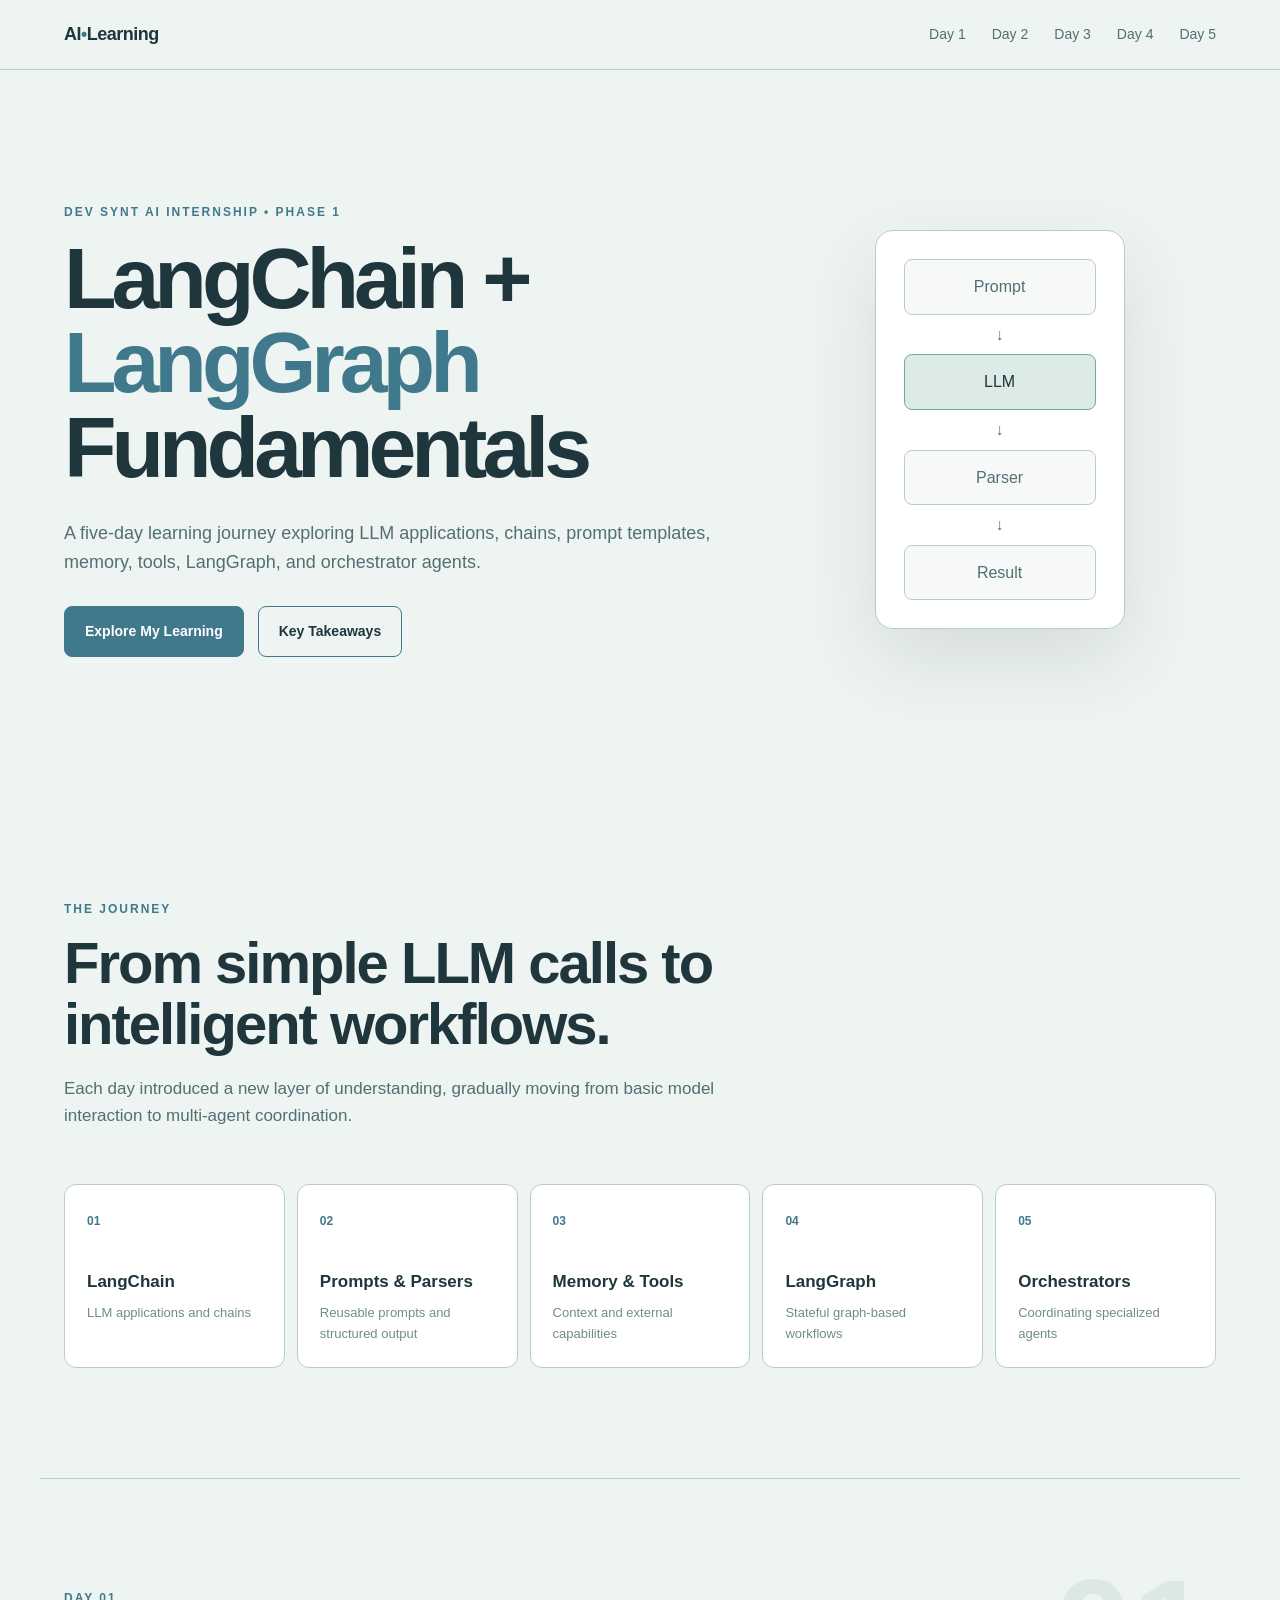
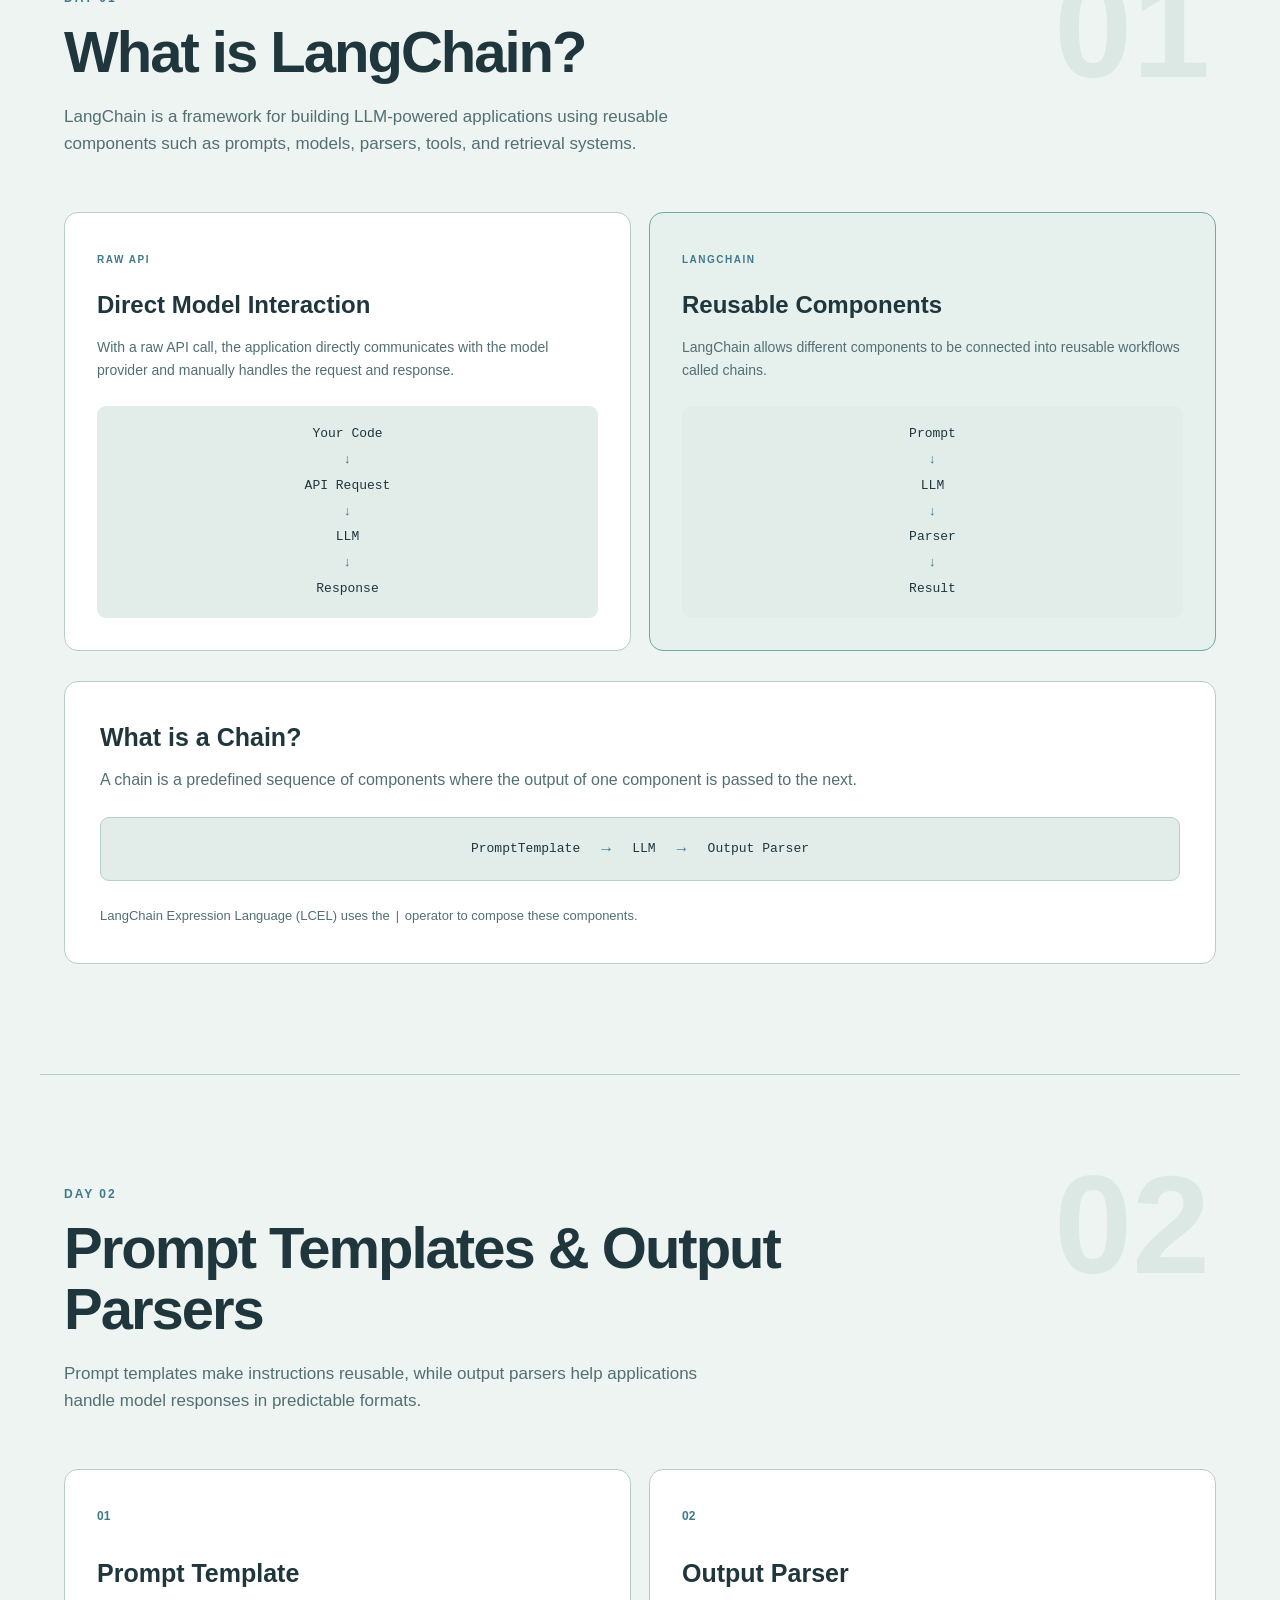
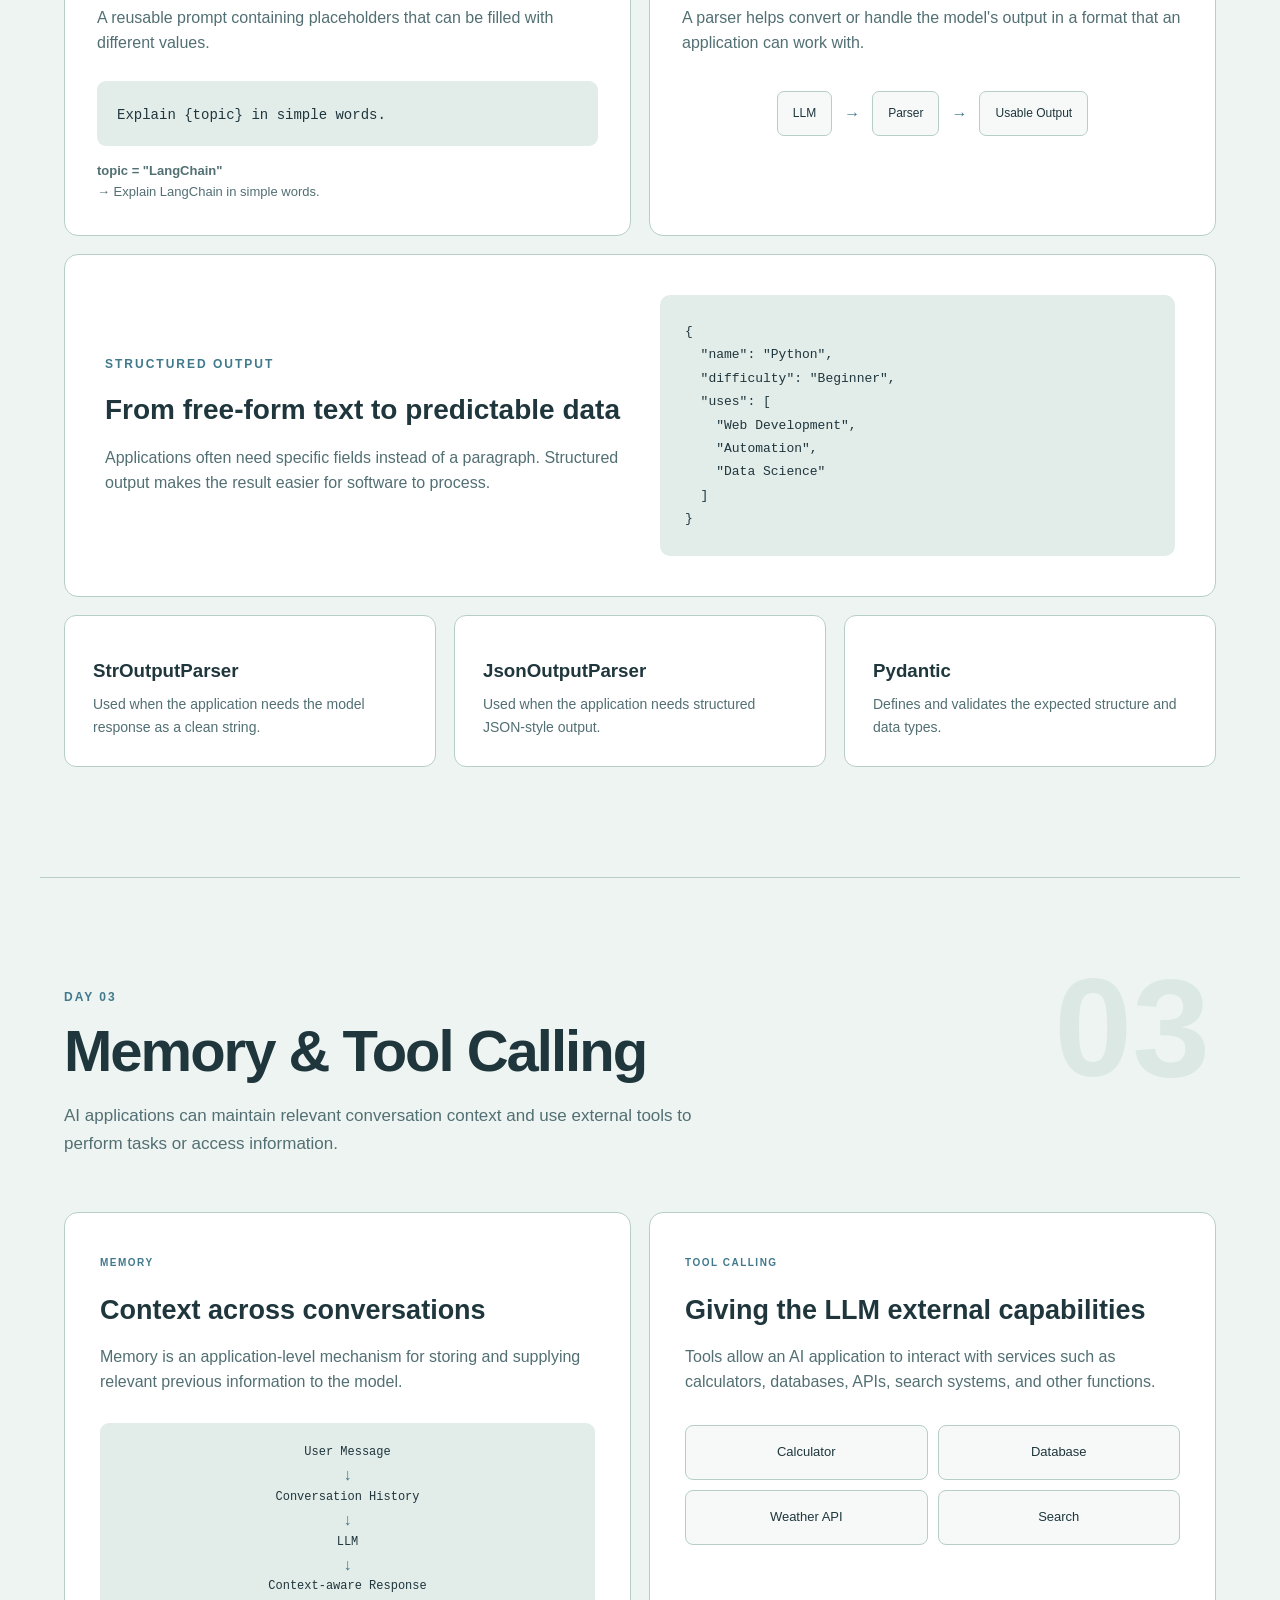
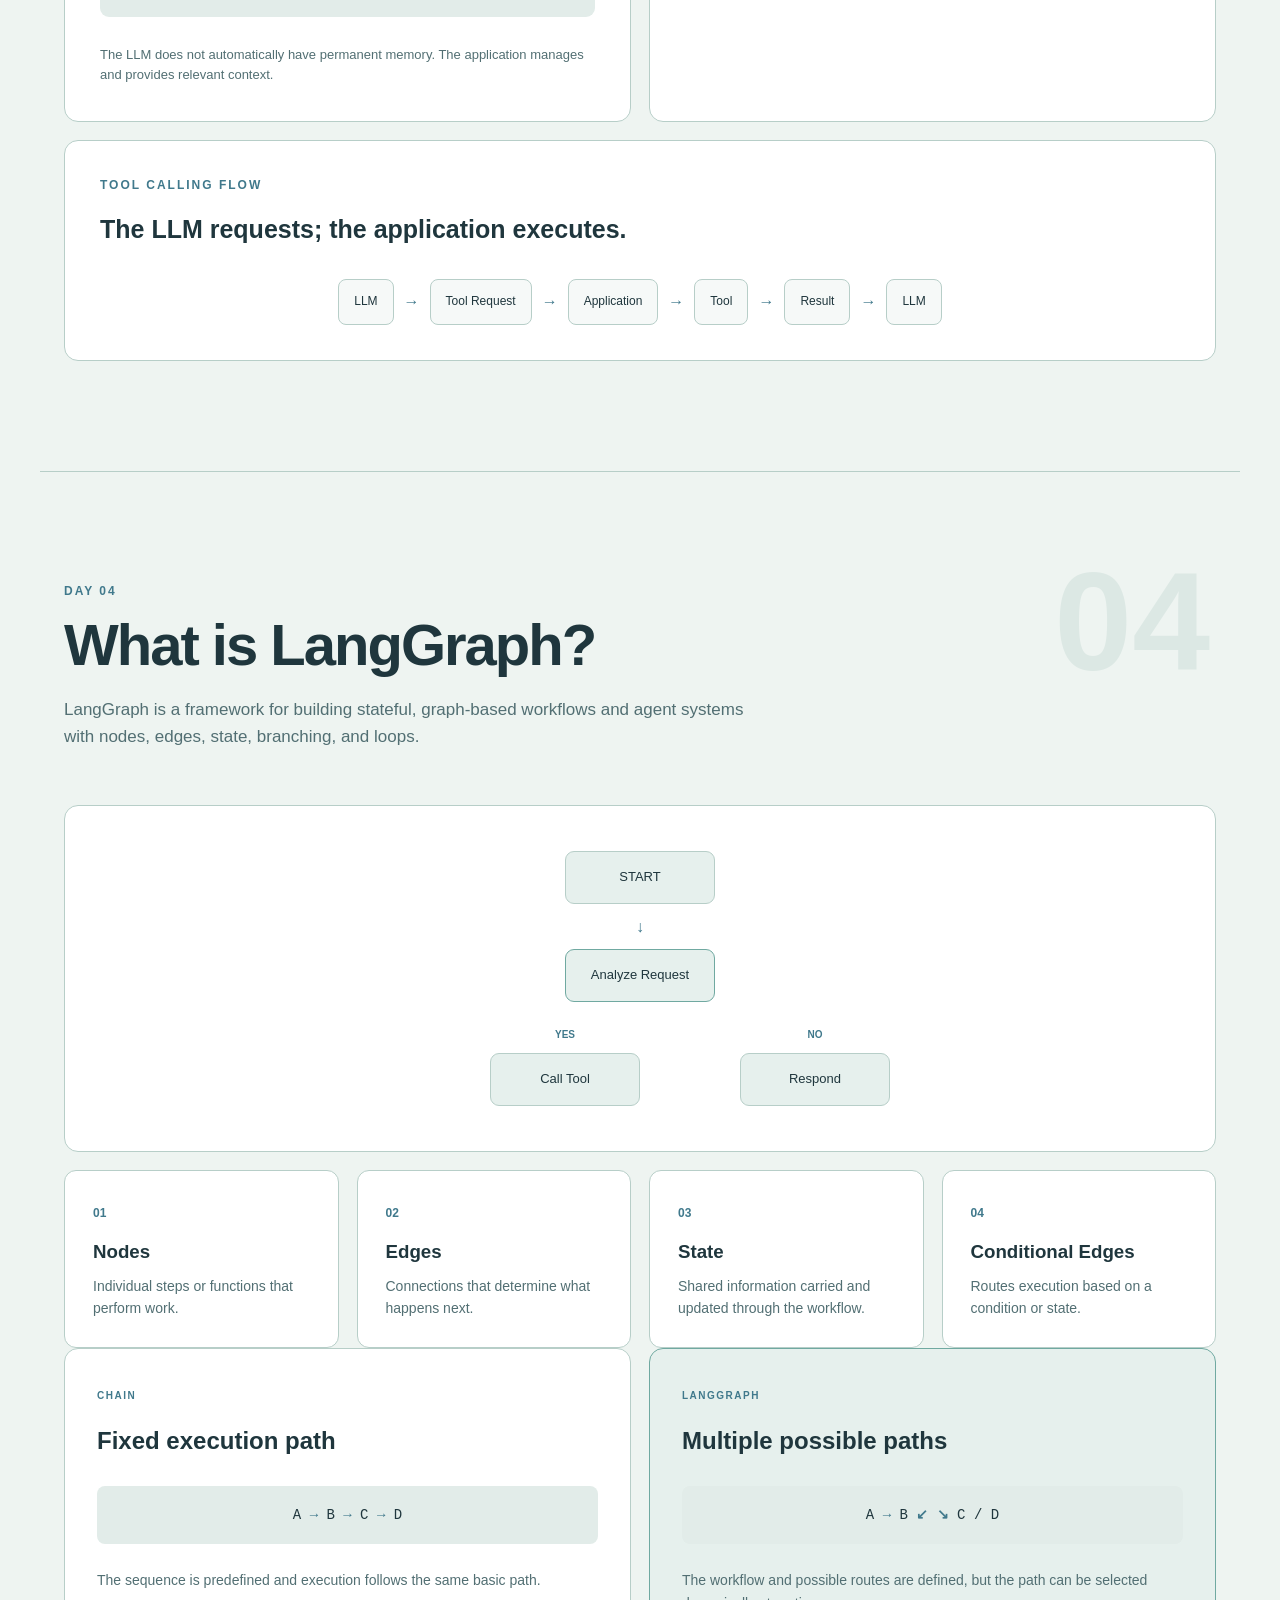
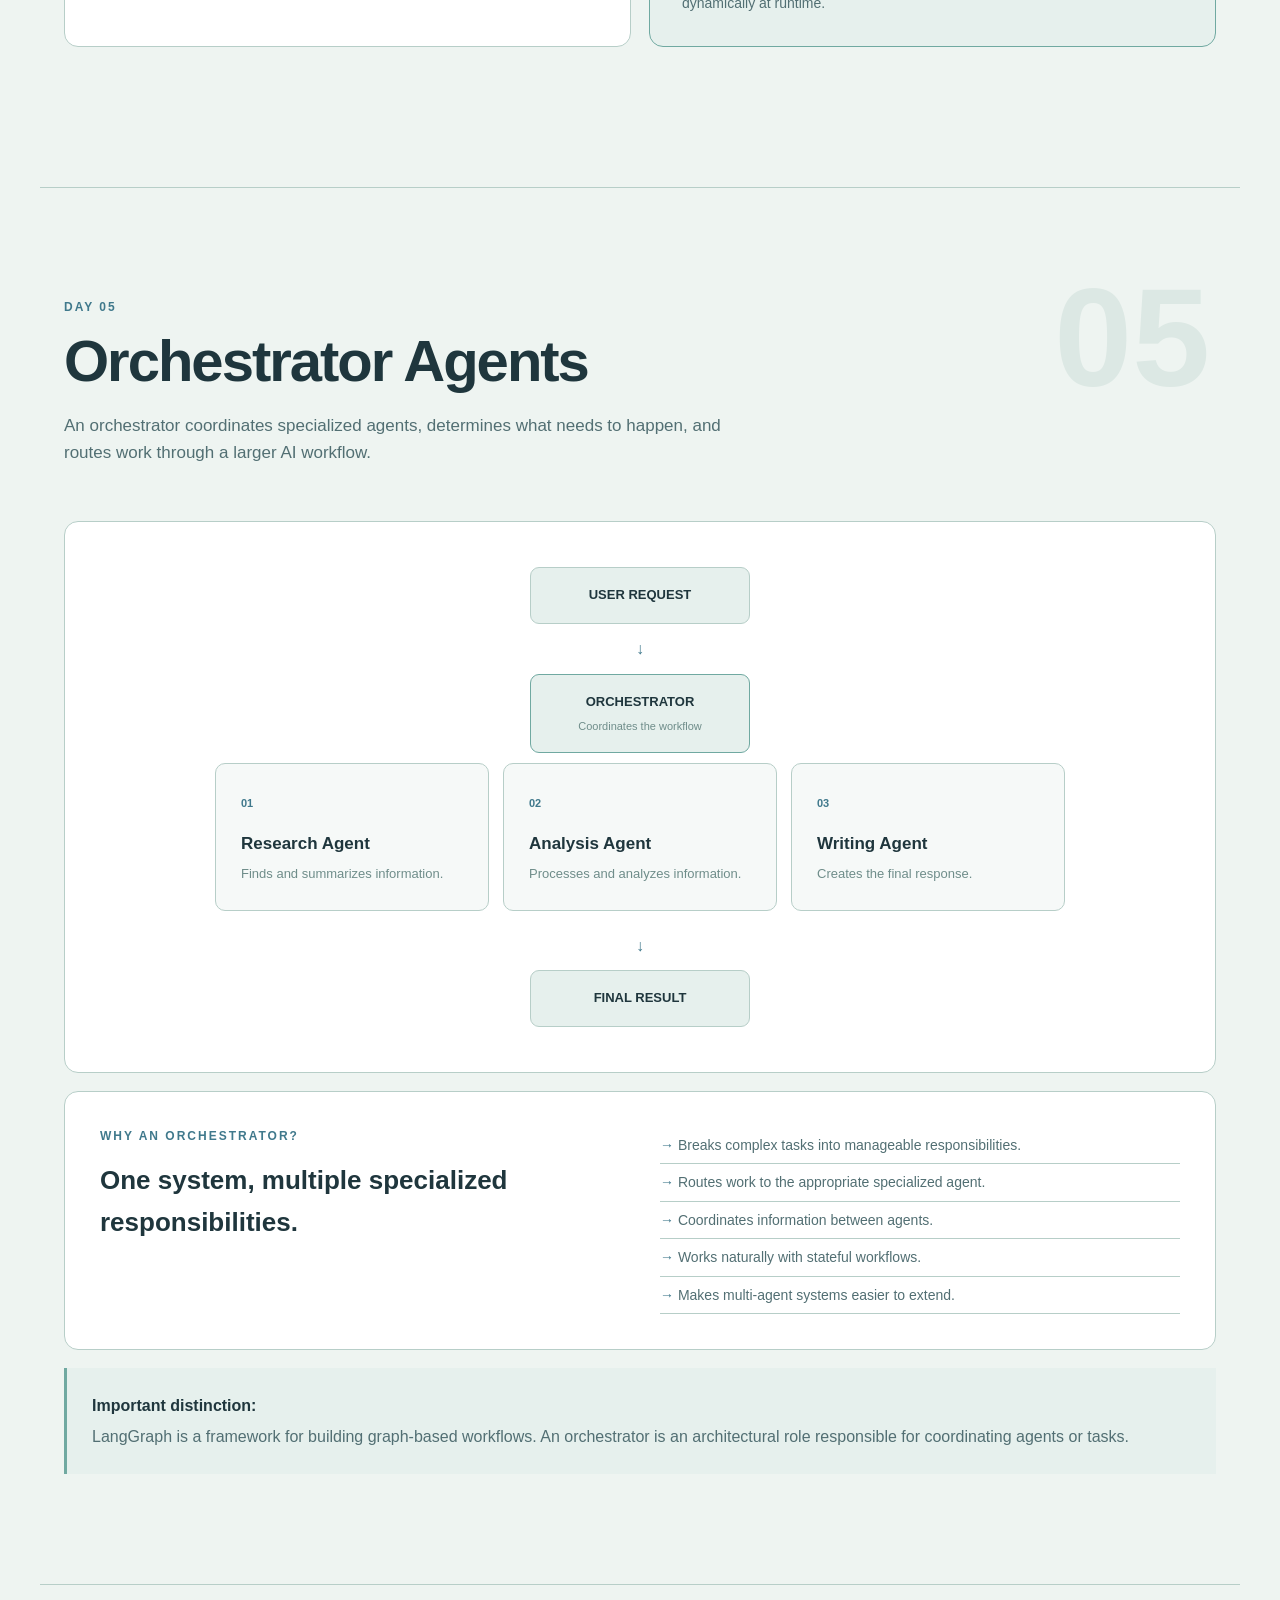
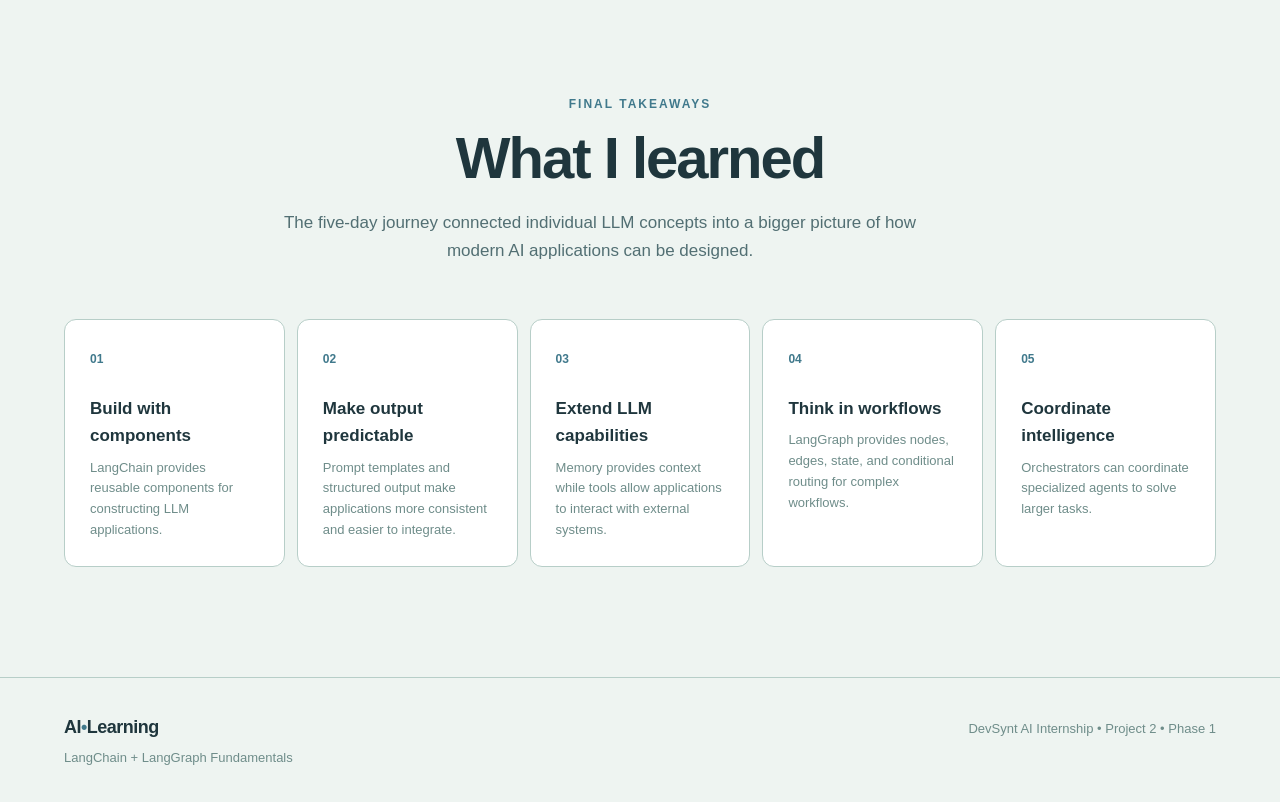
<file: index.html>
<!DOCTYPE html>
<html lang="en">
<head>
    <meta charset="UTF-8">
    <meta name="viewport" content="width=device-width, initial-scale=1.0">

    <title>LangChain + LangGraph Fundamentals</title>

    <link rel="stylesheet" href="style.css">
</head>

<body>

    <!-- =========================
         NAVIGATION
    ========================== -->
    <header class="navbar">
        <div class="nav-container">
            <a href="#" class="logo">AI<span>•</span>Learning</a>

            <nav>
                <a href="#day1">Day 1</a>
                <a href="#day2">Day 2</a>
                <a href="#day3">Day 3</a>
                <a href="#day4">Day 4</a>
                <a href="#day5">Day 5</a>
            </nav>
        </div>
    </header>


    <main>

        <!-- =========================
             HERO
        ========================== -->
        <section class="hero">
            <div class="hero-content">

                <p class="eyebrow">DEV SYNT AI INTERNSHIP • PHASE 1</p>

                <h1>
                    LangChain +
                    <span>LangGraph</span>
                    Fundamentals
                </h1>

                <p class="hero-description">
                    A five-day learning journey exploring LLM applications,
                    chains, prompt templates, memory, tools, LangGraph,
                    and orchestrator agents.
                </p>

                <div class="hero-buttons">
                    <a href="#day1" class="btn primary-btn">
                        Explore My Learning
                    </a>

                    <a href="#takeaways" class="btn secondary-btn">
                        Key Takeaways
                    </a>
                </div>

            </div>

            <div class="hero-visual">

                <div class="flow-card">
                    <div class="flow-node">Prompt</div>
                    <div class="flow-arrow">↓</div>

                    <div class="flow-node active">LLM</div>
                    <div class="flow-arrow">↓</div>

                    <div class="flow-node">Parser</div>
                    <div class="flow-arrow">↓</div>

                    <div class="flow-node">Result</div>
                </div>

            </div>
        </section>


        <!-- =========================
             OVERVIEW
        ========================== -->
        <section class="overview section">

            <div class="section-heading">
                <p class="section-label">THE JOURNEY</p>

                <h2>
                    From simple LLM calls
                    to intelligent workflows.
                </h2>

                <p>
                    Each day introduced a new layer of understanding,
                    gradually moving from basic model interaction to
                    multi-agent coordination.
                </p>
            </div>

            <div class="journey-grid">

                <div class="journey-card">
                    <span>01</span>
                    <h3>LangChain</h3>
                    <p>LLM applications and chains</p>
                </div>

                <div class="journey-card">
                    <span>02</span>
                    <h3>Prompts & Parsers</h3>
                    <p>Reusable prompts and structured output</p>
                </div>

                <div class="journey-card">
                    <span>03</span>
                    <h3>Memory & Tools</h3>
                    <p>Context and external capabilities</p>
                </div>

                <div class="journey-card">
                    <span>04</span>
                    <h3>LangGraph</h3>
                    <p>Stateful graph-based workflows</p>
                </div>

                <div class="journey-card">
                    <span>05</span>
                    <h3>Orchestrators</h3>
                    <p>Coordinating specialized agents</p>
                </div>

            </div>

        </section>


        <!-- =========================
             DAY 1
        ========================== -->
        <section id="day1" class="learning-section section">

            <div class="day-number">01</div>

            <div class="section-heading">
                <p class="section-label">DAY 01</p>

                <h2>What is LangChain?</h2>

                <p>
                    LangChain is a framework for building LLM-powered
                    applications using reusable components such as
                    prompts, models, parsers, tools, and retrieval systems.
                </p>
            </div>


            <div class="comparison">

                <div class="comparison-card">
                    <span class="tag">RAW API</span>

                    <h3>Direct Model Interaction</h3>

                    <p>
                        With a raw API call, the application directly
                        communicates with the model provider and manually
                        handles the request and response.
                    </p>

                    <div class="code-flow">
                        Your Code
                        <span>↓</span>
                        API Request
                        <span>↓</span>
                        LLM
                        <span>↓</span>
                        Response
                    </div>
                </div>


                <div class="comparison-card highlighted">
                    <span class="tag">LANGCHAIN</span>

                    <h3>Reusable Components</h3>

                    <p>
                        LangChain allows different components to be
                        connected into reusable workflows called chains.
                    </p>

                    <div class="code-flow">
                        Prompt
                        <span>↓</span>
                        LLM
                        <span>↓</span>
                        Parser
                        <span>↓</span>
                        Result
                    </div>
                </div>

            </div>


            <div class="concept-box">

                <h3>What is a Chain?</h3>

                <p>
                    A chain is a predefined sequence of components where
                    the output of one component is passed to the next.
                </p>

                <div class="inline-code-flow">
                    <span>PromptTemplate</span>
                    <b>→</b>
                    <span>LLM</span>
                    <b>→</b>
                    <span>Output Parser</span>
                </div>

                <p class="small-note">
                    LangChain Expression Language (LCEL) uses the
                    <code>|</code> operator to compose these components.
                </p>

            </div>

        </section>


        <!-- =========================
             DAY 2
        ========================== -->
        <section id="day2" class="learning-section section">

            <div class="day-number">02</div>

            <div class="section-heading">
                <p class="section-label">DAY 02</p>

                <h2>Prompt Templates & Output Parsers</h2>

                <p>
                    Prompt templates make instructions reusable, while
                    output parsers help applications handle model responses
                    in predictable formats.
                </p>
            </div>


            <div class="two-column">

                <div class="info-card">

                    <span class="icon">01</span>

                    <h3>Prompt Template</h3>

                    <p>
                        A reusable prompt containing placeholders that can
                        be filled with different values.
                    </p>

                    <div class="code-block">
                        <code>
                            Explain {topic} in simple words.
                        </code>
                    </div>

                    <p class="example-text">
                        <strong>topic = "LangChain"</strong>
                        <br>
                        → Explain LangChain in simple words.
                    </p>

                </div>


                <div class="info-card">

                    <span class="icon">02</span>

                    <h3>Output Parser</h3>

                    <p>
                        A parser helps convert or handle the model's output
                        in a format that an application can work with.
                    </p>

                    <div class="parser-flow">
                        <span>LLM</span>
                        <b>→</b>
                        <span>Parser</span>
                        <b>→</b>
                        <span>Usable Output</span>
                    </div>

                </div>

            </div>


            <div class="structured-output">

                <div>
                    <p class="section-label">STRUCTURED OUTPUT</p>

                    <h3>From free-form text to predictable data</h3>

                    <p>
                        Applications often need specific fields instead
                        of a paragraph. Structured output makes the result
                        easier for software to process.
                    </p>
                </div>


                <div class="json-example">

<pre>{
  "name": "Python",
  "difficulty": "Beginner",
  "uses": [
    "Web Development",
    "Automation",
    "Data Science"
  ]
}</pre>

                </div>

            </div>


            <div class="concept-grid">

                <div>
                    <h3>StrOutputParser</h3>
                    <p>
                        Used when the application needs the model response
                        as a clean string.
                    </p>
                </div>

                <div>
                    <h3>JsonOutputParser</h3>
                    <p>
                        Used when the application needs structured
                        JSON-style output.
                    </p>
                </div>

                <div>
                    <h3>Pydantic</h3>
                    <p>
                        Defines and validates the expected structure and
                        data types.
                    </p>
                </div>

            </div>

        </section>


        <!-- =========================
             DAY 3
        ========================== -->
        <section id="day3" class="learning-section section">

            <div class="day-number">03</div>

            <div class="section-heading">
                <p class="section-label">DAY 03</p>

                <h2>Memory & Tool Calling</h2>

                <p>
                    AI applications can maintain relevant conversation
                    context and use external tools to perform tasks or
                    access information.
                </p>
            </div>


            <div class="memory-tool-grid">

                <div class="large-card">

                    <span class="tag">MEMORY</span>

                    <h3>Context across conversations</h3>

                    <p>
                        Memory is an application-level mechanism for storing
                        and supplying relevant previous information to the
                        model.
                    </p>

                    <div class="vertical-flow">
                        <span>User Message</span>
                        <b>↓</b>
                        <span>Conversation History</span>
                        <b>↓</b>
                        <span>LLM</span>
                        <b>↓</b>
                        <span>Context-aware Response</span>
                    </div>

                    <p class="small-note">
                        The LLM does not automatically have permanent memory.
                        The application manages and provides relevant context.
                    </p>

                </div>


                <div class="large-card">

                    <span class="tag">TOOL CALLING</span>

                    <h3>Giving the LLM external capabilities</h3>

                    <p>
                        Tools allow an AI application to interact with
                        services such as calculators, databases, APIs,
                        search systems, and other functions.
                    </p>

                    <div class="tool-grid">

                        <span>Calculator</span>
                        <span>Database</span>
                        <span>Weather API</span>
                        <span>Search</span>

                    </div>

                </div>

            </div>


            <div class="tool-flow">

                <div class="flow-title">
                    <p class="section-label">TOOL CALLING FLOW</p>
                    <h3>The LLM requests; the application executes.</h3>
                </div>

                <div class="horizontal-flow">

                    <span>LLM</span>
                    <b>→</b>
                    <span>Tool Request</span>
                    <b>→</b>
                    <span>Application</span>
                    <b>→</b>
                    <span>Tool</span>
                    <b>→</b>
                    <span>Result</span>
                    <b>→</b>
                    <span>LLM</span>

                </div>

            </div>

        </section>


        <!-- =========================
             DAY 4
        ========================== -->
        <section id="day4" class="learning-section section">

            <div class="day-number">04</div>

            <div class="section-heading">
                <p class="section-label">DAY 04</p>

                <h2>What is LangGraph?</h2>

                <p>
                    LangGraph is a framework for building stateful,
                    graph-based workflows and agent systems with nodes,
                    edges, state, branching, and loops.
                </p>
            </div>


            <div class="graph-visual">

                <div class="graph-node">START</div>

                <div class="graph-arrow">↓</div>

                <div class="graph-node main-node">
                    Analyze Request
                </div>

                <div class="branch">

                    <div class="branch-line"></div>

                    <div class="branch-option">
                        <span>YES</span>
                        <div class="graph-node">Call Tool</div>
                    </div>

                    <div class="branch-option">
                        <span>NO</span>
                        <div class="graph-node">Respond</div>
                    </div>

                </div>

            </div>


            <div class="concept-grid four">

                <div>
                    <span class="concept-number">01</span>
                    <h3>Nodes</h3>
                    <p>
                        Individual steps or functions that perform work.
                    </p>
                </div>

                <div>
                    <span class="concept-number">02</span>
                    <h3>Edges</h3>
                    <p>
                        Connections that determine what happens next.
                    </p>
                </div>

                <div>
                    <span class="concept-number">03</span>
                    <h3>State</h3>
                    <p>
                        Shared information carried and updated through
                        the workflow.
                    </p>
                </div>

                <div>
                    <span class="concept-number">04</span>
                    <h3>Conditional Edges</h3>
                    <p>
                        Routes execution based on a condition or state.
                    </p>
                </div>

            </div>


            <div class="comparison">

                <div class="comparison-card">

                    <span class="tag">CHAIN</span>

                    <h3>Fixed execution path</h3>

                    <div class="simple-diagram">
                        A <b>→</b> B <b>→</b> C <b>→</b> D
                    </div>

                    <p>
                        The sequence is predefined and execution follows
                        the same basic path.
                    </p>

                </div>


                <div class="comparison-card highlighted">

                    <span class="tag">LANGGRAPH</span>

                    <h3>Multiple possible paths</h3>

                    <div class="simple-diagram">
                        A <b>→</b> B <b>↙</b> <b>↘</b> C / D
                    </div>

                    <p>
                        The workflow and possible routes are defined,
                        but the path can be selected dynamically at runtime.
                    </p>

                </div>

            </div>

        </section>


        <!-- =========================
             DAY 5
        ========================== -->
        <section id="day5" class="learning-section section">

            <div class="day-number">05</div>

            <div class="section-heading">
                <p class="section-label">DAY 05</p>

                <h2>Orchestrator Agents</h2>

                <p>
                    An orchestrator coordinates specialized agents,
                    determines what needs to happen, and routes work
                    through a larger AI workflow.
                </p>
            </div>


            <div class="orchestrator">

                <div class="orchestrator-node user-node">
                    USER REQUEST
                </div>

                <div class="orchestrator-line">↓</div>

                <div class="orchestrator-node main-orchestrator">
                    ORCHESTRATOR
                    <small>Coordinates the workflow</small>
                </div>

                <div class="agent-branches">

                    <div class="agent">
                        <span>01</span>
                        <h3>Research Agent</h3>
                        <p>Finds and summarizes information.</p>
                    </div>

                    <div class="agent">
                        <span>02</span>
                        <h3>Analysis Agent</h3>
                        <p>Processes and analyzes information.</p>
                    </div>

                    <div class="agent">
                        <span>03</span>
                        <h3>Writing Agent</h3>
                        <p>Creates the final response.</p>
                    </div>

                </div>

                <div class="orchestrator-line">↓</div>

                <div class="orchestrator-node result-node">
                    FINAL RESULT
                </div>

            </div>


            <div class="orchestrator-explanation">

                <div>
                    <p class="section-label">WHY AN ORCHESTRATOR?</p>

                    <h3>One system, multiple specialized responsibilities.</h3>
                </div>

                <ul>
                    <li>Breaks complex tasks into manageable responsibilities.</li>
                    <li>Routes work to the appropriate specialized agent.</li>
                    <li>Coordinates information between agents.</li>
                    <li>Works naturally with stateful workflows.</li>
                    <li>Makes multi-agent systems easier to extend.</li>
                </ul>

            </div>


            <div class="important-note">

                <strong>Important distinction:</strong>

                <p>
                    LangGraph is a framework for building graph-based
                    workflows. An orchestrator is an architectural role
                    responsible for coordinating agents or tasks.
                </p>

            </div>

        </section>


        <!-- =========================
             TAKEAWAYS
        ========================== -->
        <section id="takeaways" class="takeaways section">

            <div class="section-heading center">

                <p class="section-label">FINAL TAKEAWAYS</p>

                <h2>What I learned</h2>

                <p>
                    The five-day journey connected individual LLM concepts
                    into a bigger picture of how modern AI applications
                    can be designed.
                </p>

            </div>


            <div class="takeaway-grid">

                <div>
                    <span>01</span>
                    <h3>Build with components</h3>
                    <p>
                        LangChain provides reusable components for
                        constructing LLM applications.
                    </p>
                </div>

                <div>
                    <span>02</span>
                    <h3>Make output predictable</h3>
                    <p>
                        Prompt templates and structured output make
                        applications more consistent and easier to integrate.
                    </p>
                </div>

                <div>
                    <span>03</span>
                    <h3>Extend LLM capabilities</h3>
                    <p>
                        Memory provides context while tools allow
                        applications to interact with external systems.
                    </p>
                </div>

                <div>
                    <span>04</span>
                    <h3>Think in workflows</h3>
                    <p>
                        LangGraph provides nodes, edges, state, and
                        conditional routing for complex workflows.
                    </p>
                </div>

                <div>
                    <span>05</span>
                    <h3>Coordinate intelligence</h3>
                    <p>
                        Orchestrators can coordinate specialized agents
                        to solve larger tasks.
                    </p>
                </div>

            </div>

        </section>

    </main>


    <!-- =========================
         FOOTER
    ========================== -->
    <footer>

        <div class="footer-content">

            <div>
                <div class="logo">AI<span>•</span>Learning</div>

                <p>
                    LangChain + LangGraph Fundamentals
                </p>
            </div>

            <p class="footer-note">
                DevSynt AI Internship • Project 2 • Phase 1
            </p>

        </div>

    </footer>

</body>
</html>
</file>
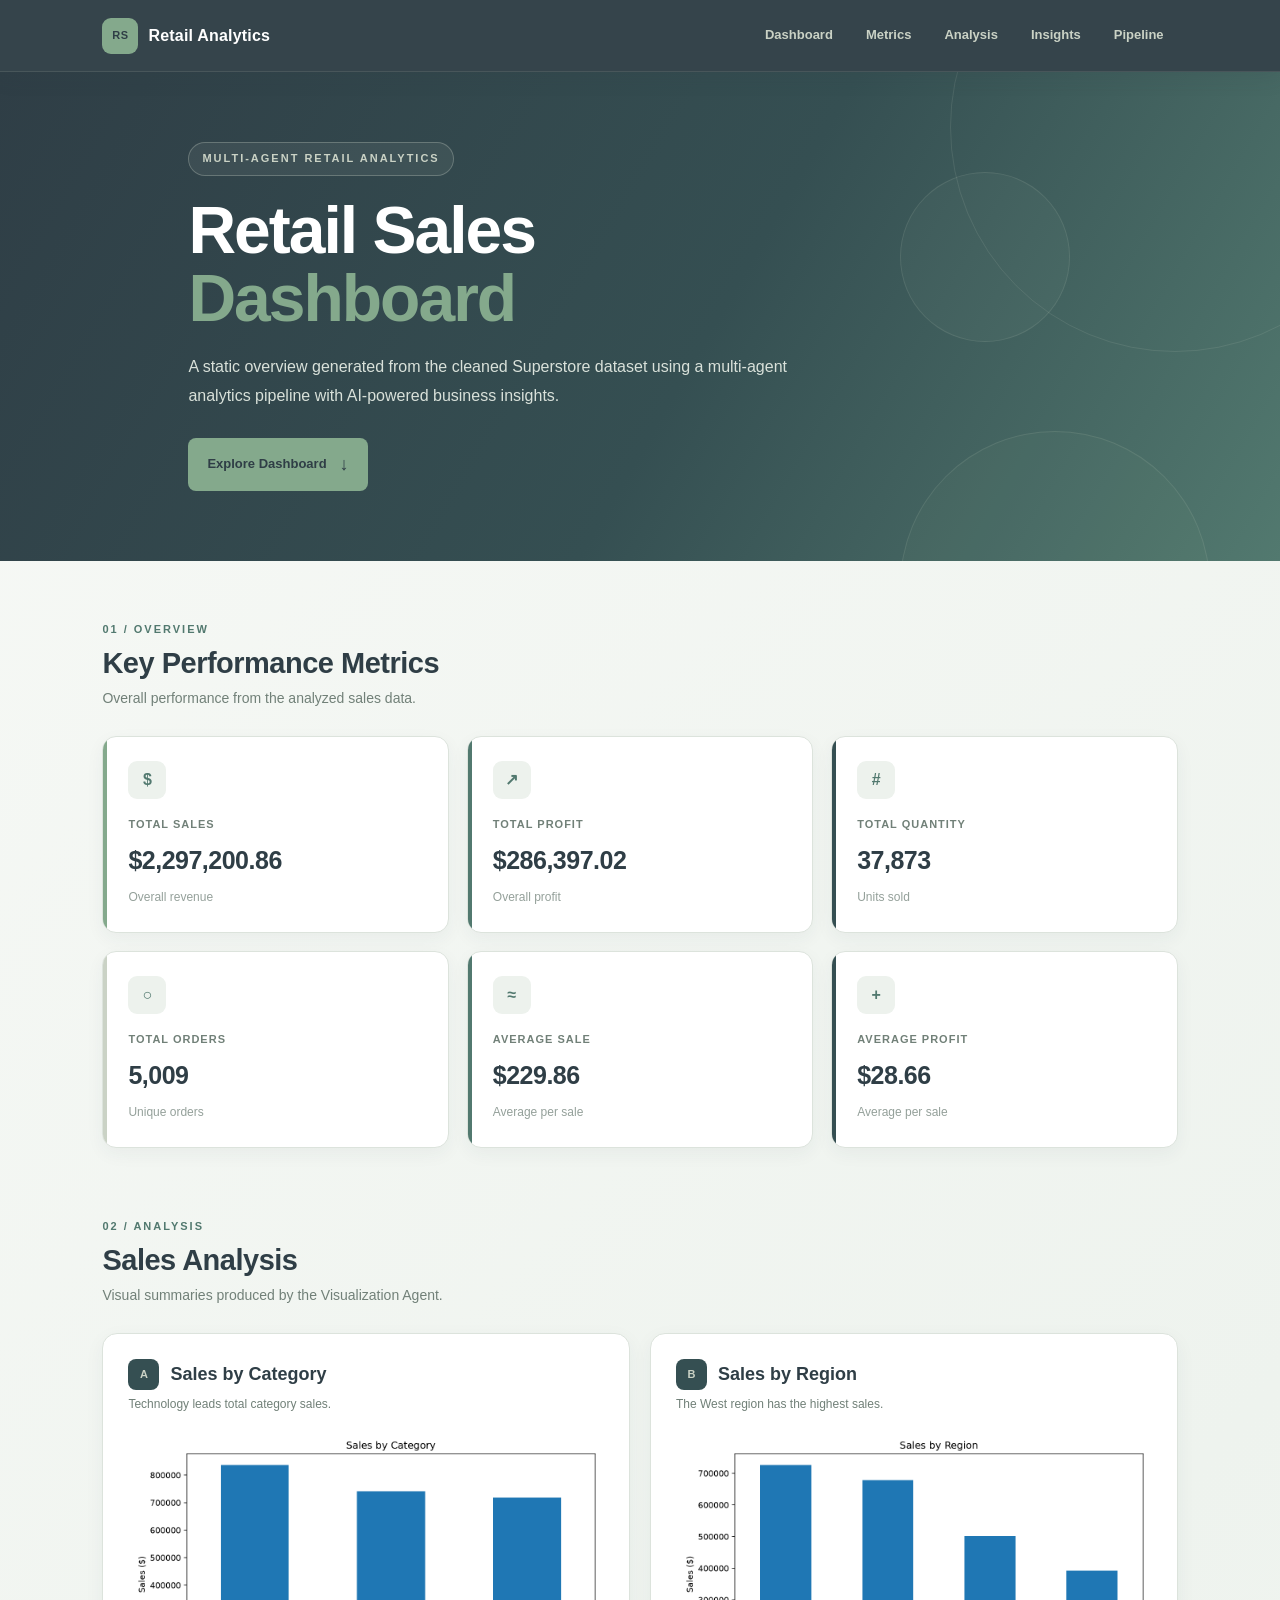
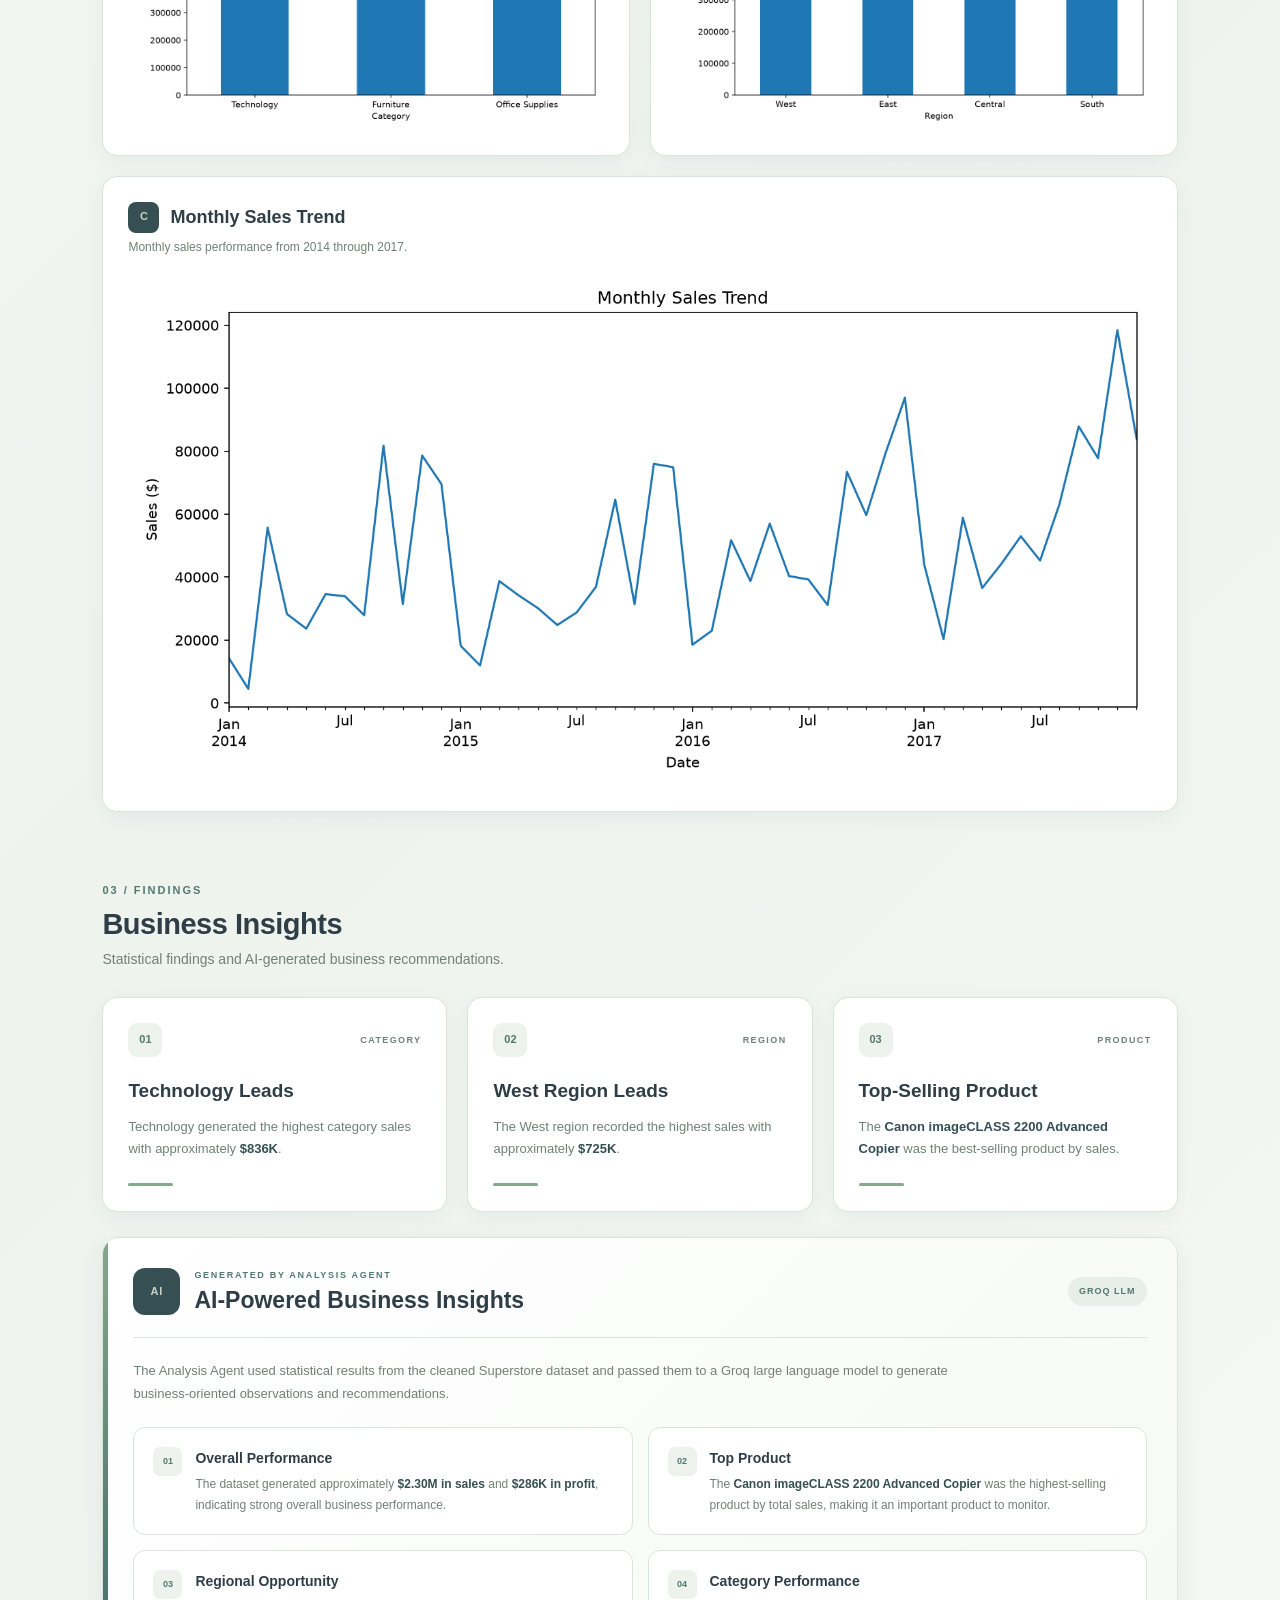
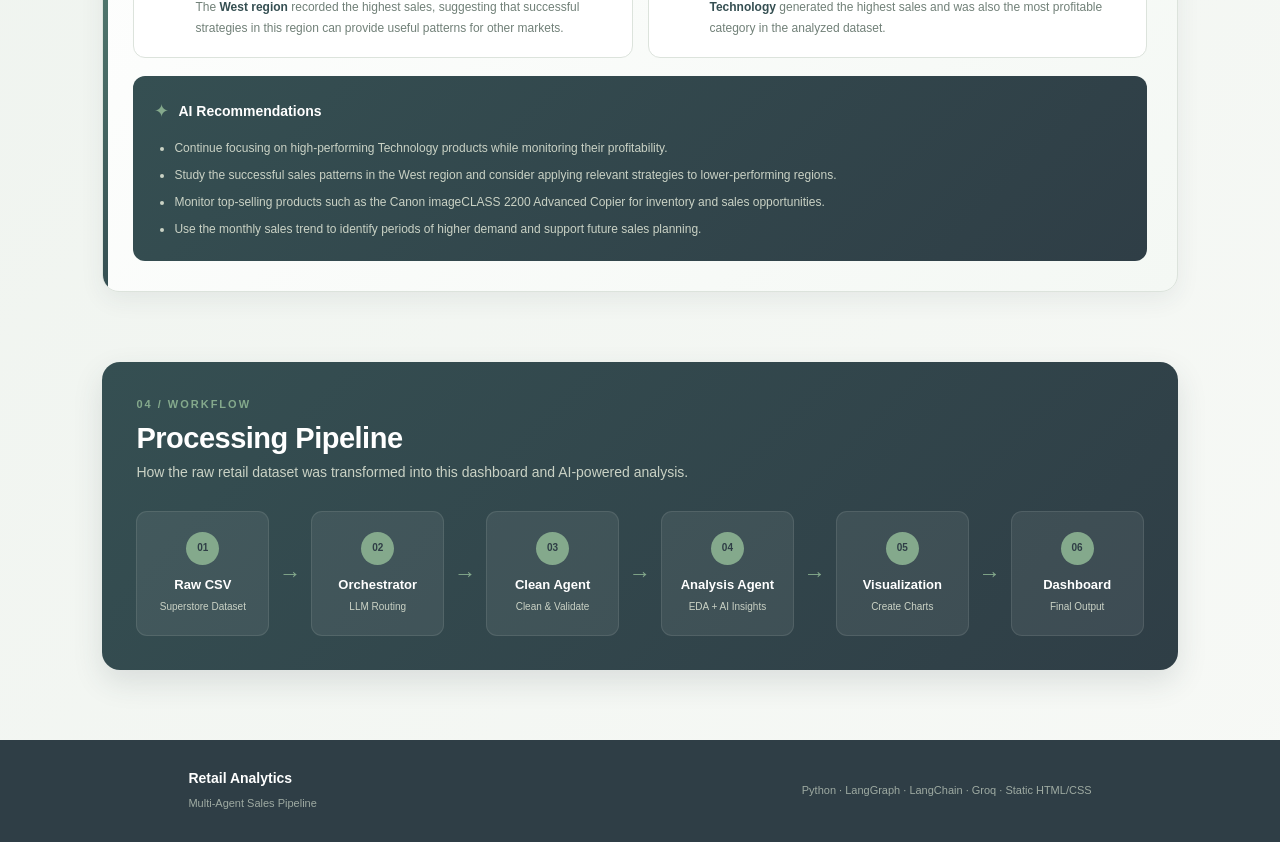
<file: project2-phase2/dashboard.html>
<!DOCTYPE html>
<html lang="en">

<head>
    <meta charset="UTF-8">
    <meta name="viewport" content="width=device-width, initial-scale=1.0">
    <title>Retail Sales Dashboard</title>
    <link rel="stylesheet" href="dashboard.css">
</head>

<body>

    <!-- =========================
         NAVIGATION
    ========================== -->

    <nav class="navbar">
        <div class="nav-container">
            <a href="#dashboard" class="logo">
                <span class="logo-mark">RS</span>
                <span>Retail Analytics</span>
            </a>
            <div class="nav-links">
                <a href="#dashboard">Dashboard</a>
                <a href="#metrics">Metrics</a>
                <a href="#analysis">Analysis</a>
                <a href="#insights">Insights</a>
                <a href="#pipeline">Pipeline</a>
            </div>
        </div>
    </nav>


    <!-- =========================
         HERO
    ========================== -->

    <header class="header" id="dashboard">
        <div class="hero-content">
            <div class="hero-badge">
                MULTI-AGENT RETAIL ANALYTICS
            </div>
            <h1>
                Retail Sales<br>
                <span>Dashboard</span>
            </h1>
            <p class="subtitle">
                A static overview generated from the cleaned Superstore
                dataset using a multi-agent analytics pipeline with
                AI-powered business insights.
            </p>
            <a href="#metrics" class="hero-button">
                Explore Dashboard
                <span>↓</span>
            </a>
        </div>

        <div class="hero-decoration">
            <div class="circle circle-one"></div>
            <div class="circle circle-two"></div>
            <div class="circle circle-three"></div>
        </div>
    </header>


    <!-- =========================
         MAIN CONTENT
    ========================== -->

    <main class="container">

        <!-- =========================
             METRICS
        ========================== -->

        <section id="metrics">
            <div class="section-heading">
                <div>
                    <span class="section-label">
                        01 / OVERVIEW
                    </span>
                    <h2>
                        Key Performance Metrics
                    </h2>
                    <p>
                        Overall performance from the analyzed sales data.
                    </p>
                </div>
            </div>

            <div class="metrics-grid">
                <div class="metric-card">
                    <div class="metric-icon sales-icon">
                        $
                    </div>
                    <span class="metric-label">
                        Total Sales
                    </span>
                    <span class="metric-value">
                        $2,297,200.86
                    </span>
                    <span class="metric-description">
                        Overall revenue
                    </span>
                </div>

                <div class="metric-card">
                    <div class="metric-icon profit-icon">
                        ↗
                    </div>
                    <span class="metric-label">
                        Total Profit
                    </span>
                    <span class="metric-value">
                        $286,397.02
                    </span>
                    <span class="metric-description">
                        Overall profit
                    </span>
                </div>

                <div class="metric-card">
                    <div class="metric-icon quantity-icon">
                        #
                    </div>
                    <span class="metric-label">
                        Total Quantity
                    </span>
                    <span class="metric-value">
                        37,873
                    </span>
                    <span class="metric-description">
                        Units sold
                    </span>
                </div>

                <div class="metric-card">
                    <div class="metric-icon orders-icon">
                        ○
                    </div>
                    <span class="metric-label">
                        Total Orders
                    </span>
                    <span class="metric-value">
                        5,009
                    </span>
                    <span class="metric-description">
                        Unique orders
                    </span>
                </div>

                <div class="metric-card">
                    <div class="metric-icon average-icon">
                        ≈
                    </div>
                    <span class="metric-label">
                        Average Sale
                    </span>
                    <span class="metric-value">
                        $229.86
                    </span>
                    <span class="metric-description">
                        Average per sale
                    </span>
                </div>

                <div class="metric-card">
                    <div class="metric-icon average-profit-icon">
                        +
                    </div>
                    <span class="metric-label">
                        Average Profit
                    </span>
                    <span class="metric-value">
                        $28.66
                    </span>
                    <span class="metric-description">
                        Average per sale
                    </span>
                </div>
            </div>
        </section>


        <!-- =========================
             SALES ANALYSIS
        ========================== -->

        <section id="analysis">
            <div class="section-heading">
                <div>
                    <span class="section-label">
                        02 / ANALYSIS
                    </span>
                    <h2>
                        Sales Analysis
                    </h2>
                    <p>
                        Visual summaries produced by the Visualization Agent.
                    </p>
                </div>
            </div>

            <div class="charts-grid">
                <!-- Category Chart -->
                <div class="chart-card">
                    <div class="chart-header">
                        <div>
                            <span class="chart-number">
                                A
                            </span>
                            <h3>
                                Sales by Category
                            </h3>
                        </div>
                    </div>
                    <p class="chart-description">
                        Technology leads total category sales.
                    </p>
                    <img src="assets/sales-by-category.png" alt="Bar chart showing sales by category">
                </div>

                <!-- Region Chart -->
                <div class="chart-card">
                    <div class="chart-header">
                        <div>
                            <span class="chart-number">
                                B
                            </span>
                            <h3>
                                Sales by Region
                            </h3>
                        </div>
                    </div>
                    <p class="chart-description">
                        The West region has the highest sales.
                    </p>
                    <img src="assets/sales-by-region.png" alt="Bar chart showing sales by region">
                </div>
            </div>

            <!-- Monthly Chart -->
            <div class="chart-card large-chart">
                <div class="chart-header">
                    <div>
                        <span class="chart-number">
                            C
                        </span>
                        <h3>
                            Monthly Sales Trend
                        </h3>
                    </div>
                </div>
                <p class="chart-description">
                    Monthly sales performance from 2014 through 2017.
                </p>
                <img src="assets/monthly-sales.png" alt="Line chart showing monthly sales trend">
            </div>
        </section>


        <!-- =========================
             BUSINESS INSIGHTS
        ========================== -->

        <section id="insights">
            <div class="section-heading">
                <div>
                    <span class="section-label">
                        03 / FINDINGS
                    </span>
                    <h2>
                        Business Insights
                    </h2>
                    <p>
                        Statistical findings and AI-generated business recommendations.
                    </p>
                </div>
            </div>

            <!-- Standard EDA Findings -->
            <div class="insights-grid">
                <div class="insight-card">
                    <div class="insight-top">
                        <span class="insight-number">
                            01
                        </span>
                        <span class="insight-tag">
                            CATEGORY
                        </span>
                    </div>
                    <h3>
                        Technology Leads
                    </h3>
                    <p>
                        Technology generated the highest category sales
                        with approximately <strong>$836K</strong>.
                    </p>
                    <div class="insight-line"></div>
                </div>

                <div class="insight-card">
                    <div class="insight-top">
                        <span class="insight-number">
                            02
                        </span>
                        <span class="insight-tag">
                            REGION
                        </span>
                    </div>
                    <h3>
                        West Region Leads
                    </h3>
                    <p>
                        The West region recorded the highest sales with
                        approximately <strong>$725K</strong>.
                    </p>
                    <div class="insight-line"></div>
                </div>

                <div class="insight-card">
                    <div class="insight-top">
                        <span class="insight-number">
                            03
                        </span>
                        <span class="insight-tag">
                            PRODUCT
                        </span>
                    </div>
                    <h3>
                        Top-Selling Product
                    </h3>
                    <p>
                        The
                        <strong>
                            Canon imageCLASS 2200 Advanced Copier
                        </strong>
                        was the best-selling product by sales.
                    </p>
                    <div class="insight-line"></div>
                </div>
            </div>

            <!-- AI-Powered Insights -->
            <div class="ai-insights-card">
                <div class="ai-insights-header">
                    <div class="ai-title-wrapper">
                        <div class="ai-icon">
                            AI
                        </div>
                        <div>
                            <span class="ai-label">
                                GENERATED BY ANALYSIS AGENT
                            </span>
                            <h3>
                                AI-Powered Business Insights
                            </h3>
                        </div>
                    </div>
                    <span class="ai-badge">
                        GROQ LLM
                    </span>
                </div>

                <div class="ai-intro">
                    <p>
                        The Analysis Agent used statistical results from the
                        cleaned Superstore dataset and passed them to a Groq
                        large language model to generate business-oriented
                        observations and recommendations.
                    </p>
                </div>

                <div class="ai-insights-grid">
                    <div class="ai-insight-item">
                        <span class="ai-item-number">
                            01
                        </span>
                        <div>
                            <h4>
                                Overall Performance
                            </h4>
                            <p>
                                The dataset generated approximately
                                <strong>$2.30M in sales</strong> and
                                <strong>$286K in profit</strong>,
                                indicating strong overall business
                                performance.
                            </p>
                        </div>
                    </div>

                    <div class="ai-insight-item">
                        <span class="ai-item-number">
                            02
                        </span>
                        <div>
                            <h4>
                                Top Product
                            </h4>
                            <p>
                                The
                                <strong>
                                    Canon imageCLASS 2200 Advanced Copier
                                </strong>
                                was the highest-selling product by total
                                sales, making it an important product
                                to monitor.
                            </p>
                        </div>
                    </div>

                    <div class="ai-insight-item">
                        <span class="ai-item-number">
                            03
                        </span>
                        <div>
                            <h4>
                                Regional Opportunity
                            </h4>
                            <p>
                                The <strong>West region</strong> recorded
                                the highest sales, suggesting that successful
                                strategies in this region can provide useful
                                patterns for other markets.
                            </p>
                        </div>
                    </div>

                    <div class="ai-insight-item">
                        <span class="ai-item-number">
                            04
                        </span>
                        <div>
                            <h4>
                                Category Performance
                            </h4>
                            <p>
                                <strong>Technology</strong> generated the
                                highest sales and was also the most profitable
                                category in the analyzed dataset.
                            </p>
                        </div>
                    </div>
                </div>

                <div class="ai-recommendation">
                    <div class="recommendation-heading">
                        <span>
                            ✦
                        </span>
                        <strong>
                            AI Recommendations
                        </strong>
                    </div>
                    <ul>
                        <li>
                            Continue focusing on high-performing Technology
                            products while monitoring their profitability.
                        </li>
                        <li>
                            Study the successful sales patterns in the West
                            region and consider applying relevant strategies
                            to lower-performing regions.
                        </li>
                        <li>
                            Monitor top-selling products such as the Canon
                            imageCLASS 2200 Advanced Copier for inventory
                            and sales opportunities.
                        </li>
                        <li>
                            Use the monthly sales trend to identify periods
                            of higher demand and support future sales planning.
                        </li>
                    </ul>
                </div>
            </div>
        </section>


        <!-- =========================
             PROCESSING PIPELINE
        ========================== -->

        <section id="pipeline" class="pipeline-section">
            <div class="section-heading">
                <div>
                    <span class="section-label">
                        04 / WORKFLOW
                    </span>
                    <h2>
                        Processing Pipeline
                    </h2>
                    <p>
                        How the raw retail dataset was transformed into
                        this dashboard and AI-powered analysis.
                    </p>
                </div>
            </div>

            <div class="pipeline">
                <div class="pipeline-step">
                    <span class="pipeline-number">
                        01
                    </span>
                    <strong>
                        Raw CSV
                    </strong>
                    <small>
                        Superstore Dataset
                    </small>
                </div>

                <div class="pipeline-arrow">
                    →
                </div>

                <div class="pipeline-step">
                    <span class="pipeline-number">
                        02
                    </span>
                    <strong>
                        Orchestrator
                    </strong>
                    <small>
                        LLM Routing
                    </small>
                </div>

                <div class="pipeline-arrow">
                    →
                </div>

                <div class="pipeline-step">
                    <span class="pipeline-number">
                        03
                    </span>
                    <strong>
                        Clean Agent
                    </strong>
                    <small>
                        Clean &amp; Validate
                    </small>
                </div>

                <div class="pipeline-arrow">
                    →
                </div>

                <div class="pipeline-step">
                    <span class="pipeline-number">
                        04
                    </span>
                    <strong>
                        Analysis Agent
                    </strong>
                    <small>
                        EDA + AI Insights
                    </small>
                </div>

                <div class="pipeline-arrow">
                    →
                </div>

                <div class="pipeline-step">
                    <span class="pipeline-number">
                        05
                    </span>
                    <strong>
                        Visualization
                    </strong>
                    <small>
                        Create Charts
                    </small>
                </div>

                <div class="pipeline-arrow">
                    →
                </div>

                <div class="pipeline-step">
                    <span class="pipeline-number">
                        06
                    </span>
                    <strong>
                        Dashboard
                    </strong>
                    <small>
                        Final Output
                    </small>
                </div>
            </div>
        </section>

    </main>


    <!-- =========================
         FOOTER
    ========================== -->

    <footer>
        <div class="footer-content">
            <div>
                <strong>
                    Retail Analytics
                </strong>
                <span>
                    Multi-Agent Sales Pipeline
                </span>
            </div>
            <p>
                Python · LangGraph · LangChain · Groq · Static HTML/CSS
            </p>
        </div>
    </footer>

</body>

</html>
</file>
<file: style.css>
/* =========================
   RESET
========================= */

* {
    margin: 0;
    padding: 0;
    box-sizing: border-box;
}

html {
    scroll-behavior: smooth;
}

body {
    font-family: Arial, Helvetica, sans-serif;
    background: #eef4f1;
    color: #1f363d;
    line-height: 1.6;
}

a {
    color: inherit;
    text-decoration: none;
}

code {
    font-family: Consolas, monospace;
}


/* =========================
   NAVBAR
========================= */

.navbar {
    position: sticky;
    top: 0;
    z-index: 100;
    border-bottom: 1px solid #b7cec8;
    background: rgba(238, 244, 241, 0.94);
    backdrop-filter: blur(15px);
}

.nav-container {
    max-width: 1200px;
    margin: auto;
    padding: 20px 24px;

    display: flex;
    justify-content: space-between;
    align-items: center;
}

.logo {
    font-size: 18px;
    font-weight: 700;
    letter-spacing: -0.5px;
}

.logo span {
    color: #40798c;
}

.nav-container nav {
    display: flex;
    gap: 26px;
}

.nav-container nav a {
    color: #526f73;
    font-size: 14px;
    transition: 0.2s ease;
}

.nav-container nav a:hover {
    color: #1f363d;
}


/* =========================
   GLOBAL
========================= */

.section {
    max-width: 1200px;
    margin: auto;
    padding: 110px 24px;
}

.section-heading {
    max-width: 760px;
    margin-bottom: 55px;
}

.section-heading.center {
    margin-left: auto;
    margin-right: auto;
    text-align: center;
}

.section-label,
.eyebrow {
    color: #40798c;
    font-size: 12px;
    font-weight: 700;
    letter-spacing: 2px;
    margin-bottom: 14px;
}

.section-heading h2 {
    font-size: clamp(32px, 5vw, 58px);
    line-height: 1.05;
    letter-spacing: -2px;
    margin-bottom: 20px;
}

.section-heading > p:last-child {
    color: #526f73;
    font-size: 17px;
    max-width: 680px;
}

.small-note {
    color: #6f8d8a;
    font-size: 13px;
    margin-top: 18px;
}


/* =========================
   HERO
========================= */

.hero {
    max-width: 1200px;
    min-height: 720px;
    margin: auto;
    padding: 100px 24px;

    display: grid;
    grid-template-columns: 1.2fr 0.8fr;
    gap: 70px;
    align-items: center;
}

.hero h1 {
    font-size: clamp(48px, 7vw, 86px);
    line-height: 0.98;
    letter-spacing: -5px;
    max-width: 800px;
}

.hero h1 span {
    color: #40798c;
}

.hero-description {
    color: #526f73;
    font-size: 18px;
    max-width: 650px;
    margin: 30px 0;
}

.hero-buttons {
    display: flex;
    gap: 14px;
    flex-wrap: wrap;
}

.btn {
    display: inline-block;
    padding: 13px 20px;
    border-radius: 8px;
    font-size: 14px;
    font-weight: 700;
    border: 1px solid #40798c;
    transition: 0.2s ease;
}

.primary-btn {
    background: #40798c;
    color: #ffffff;
    border-color: #40798c;
}

.primary-btn:hover {
    transform: translateY(-2px);
    background: #1f363d;
    border-color: #1f363d;
    color: #ffffff;
}

.secondary-btn {
    color: #1f363d;
}

.secondary-btn:hover {
    border-color: #70a9a1;
    background: #e2ece9;
}


/* =========================
   HERO FLOW
========================= */

.hero-visual {
    display: flex;
    justify-content: center;
}

.flow-card {
    width: 250px;
    padding: 28px;
    border: 1px solid #b7cec8;
    border-radius: 18px;
    background: #ffffff;
    box-shadow: 0 30px 80px rgba(31, 54, 61, 0.12);
}

.flow-node {
    padding: 14px;
    text-align: center;
    border: 1px solid #b7cec8;
    border-radius: 8px;
    color: #526f73;
    background: #f6f9f8;
}

.flow-node.active {
    border-color: #70a9a1;
    color: #1f363d;
    background: #dcebe6;
}

.flow-arrow {
    text-align: center;
    color: #40798c;
    padding: 7px;
}


/* =========================
   JOURNEY
========================= */

.journey-grid {
    display: grid;
    grid-template-columns: repeat(5, 1fr);
    gap: 12px;
}

.journey-card {
    min-height: 170px;
    padding: 22px;
    border: 1px solid #b7cec8;
    background: #ffffff;
    border-radius: 12px;
    transition: 0.2s ease;
}

.journey-card:hover {
    transform: translateY(-4px);
    border-color: #70a9a1;
    background: #f6f9f8;
}

.journey-card span {
    color: #40798c;
    font-size: 12px;
    font-weight: 700;
}

.journey-card h3 {
    margin-top: 35px;
    margin-bottom: 8px;
    font-size: 17px;
}

.journey-card p {
    color: #6f8d8a;
    font-size: 13px;
}


/* =========================
   LEARNING SECTIONS
========================= */

.learning-section {
    position: relative;
    border-top: 1px solid #b7cec8;
}

.day-number {
    font-size: 140px;
    font-weight: 800;
    line-height: 1;
    color: #dce8e4;
    position: absolute;
    top: 80px;
    right: 30px;
    z-index: -1;
}


/* =========================
   COMPARISON
========================= */

.comparison {
    display: grid;
    grid-template-columns: 1fr 1fr;
    gap: 18px;
    margin-bottom: 30px;
}

.comparison-card {
    padding: 32px;
    border: 1px solid #b7cec8;
    border-radius: 14px;
    background: #ffffff;
}

.comparison-card.highlighted {
    border-color: #70a9a1;
    background: #e6f0ed;
}

.tag {
    display: inline-block;
    font-size: 10px;
    font-weight: 800;
    letter-spacing: 1.5px;
    color: #40798c;
    margin-bottom: 18px;
}

.comparison-card h3 {
    font-size: 24px;
    margin-bottom: 12px;
}

.comparison-card p {
    color: #526f73;
    font-size: 14px;
}

.code-flow {
    margin-top: 25px;
    padding: 18px;
    background: #e2ece9;
    border-radius: 9px;
    text-align: center;
    color: #1f363d;
    font-family: Consolas, monospace;
    font-size: 13px;
}

.code-flow span {
    display: block;
    color: #40798c;
    padding: 5px;
}

.concept-box {
    padding: 35px;
    border: 1px solid #b7cec8;
    border-radius: 14px;
    background: #ffffff;
}

.concept-box h3 {
    font-size: 25px;
    margin-bottom: 10px;
}

.concept-box p {
    color: #526f73;
}

.inline-code-flow {
    margin: 25px 0;
    padding: 18px;
    border: 1px solid #b7cec8;
    border-radius: 9px;
    display: flex;
    justify-content: center;
    align-items: center;
    gap: 18px;
    flex-wrap: wrap;
    background: #e2ece9;
}

.inline-code-flow span {
    color: #1f363d;
    font-family: Consolas, monospace;
    font-size: 13px;
}

.inline-code-flow b {
    color: #40798c;
}


/* =========================
   TWO COLUMN CARDS
========================= */

.two-column {
    display: grid;
    grid-template-columns: 1fr 1fr;
    gap: 18px;
}

.info-card {
    padding: 32px;
    border: 1px solid #b7cec8;
    border-radius: 14px;
    background: #ffffff;
}

.icon,
.concept-number {
    color: #40798c;
    font-size: 12px;
    font-weight: 700;
}

.info-card h3 {
    margin: 25px 0 12px;
    font-size: 25px;
}

.info-card > p {
    color: #526f73;
}

.code-block {
    margin: 25px 0 15px;
    padding: 20px;
    border-radius: 9px;
    background: #e2ece9;
    overflow-x: auto;
}

.code-block code {
    color: #1f363d;
    font-size: 14px;
}

.example-text {
    font-size: 13px;
}

.parser-flow {
    display: flex;
    justify-content: center;
    align-items: center;
    gap: 12px;
    flex-wrap: wrap;
    margin-top: 35px;
}

.parser-flow span {
    padding: 12px 15px;
    border: 1px solid #b7cec8;
    border-radius: 7px;
    font-size: 12px;
    background: #f6f9f8;
}

.parser-flow b {
    color: #40798c;
}


/* =========================
   STRUCTURED OUTPUT
========================= */

.structured-output {
    margin-top: 18px;
    padding: 40px;
    display: grid;
    grid-template-columns: 1fr 1fr;
    gap: 40px;
    align-items: center;
    border: 1px solid #b7cec8;
    border-radius: 14px;
    background: #ffffff;
}

.structured-output h3 {
    font-size: 28px;
    margin-bottom: 12px;
}

.structured-output p:not(.section-label) {
    color: #526f73;
}

.json-example {
    background: #e2ece9;
    border-radius: 10px;
    padding: 25px;
    overflow-x: auto;
}

.json-example pre {
    font-family: Consolas, monospace;
    font-size: 13px;
    line-height: 1.8;
    color: #1f363d;
}

.concept-grid {
    margin-top: 18px;
    display: grid;
    grid-template-columns: repeat(3, 1fr);
    gap: 18px;
}

.concept-grid > div {
    padding: 28px;
    border: 1px solid #b7cec8;
    border-radius: 12px;
    background: #ffffff;
}

.concept-grid h3 {
    margin: 12px 0 8px;
}

.concept-grid p {
    color: #526f73;
    font-size: 14px;
}


/* =========================
   MEMORY & TOOLS
========================= */

.memory-tool-grid {
    display: grid;
    grid-template-columns: 1fr 1fr;
    gap: 18px;
}

.large-card {
    padding: 35px;
    border: 1px solid #b7cec8;
    border-radius: 14px;
    background: #ffffff;
}

.large-card h3 {
    font-size: 27px;
    margin-bottom: 12px;
}

.large-card > p {
    color: #526f73;
}

.vertical-flow {
    margin: 28px 0;
    padding: 20px;
    border-radius: 9px;
    background: #e2ece9;
    text-align: center;
}

.vertical-flow span {
    display: block;
    color: #1f363d;
    font-family: Consolas, monospace;
    font-size: 12px;
}

.vertical-flow b {
    color: #40798c;
}

.tool-grid {
    margin-top: 30px;
    display: grid;
    grid-template-columns: 1fr 1fr;
    gap: 10px;
}

.tool-grid span {
    padding: 16px;
    border: 1px solid #b7cec8;
    border-radius: 8px;
    text-align: center;
    color: #1f363d;
    background: #f6f9f8;
    font-size: 13px;
}

.tool-flow {
    margin-top: 18px;
    padding: 35px;
    border: 1px solid #b7cec8;
    border-radius: 14px;
    background: #ffffff;
}

.flow-title h3 {
    font-size: 25px;
    margin-top: 5px;
}

.horizontal-flow {
    display: flex;
    align-items: center;
    justify-content: center;
    gap: 10px;
    flex-wrap: wrap;
    margin-top: 30px;
}

.horizontal-flow span {
    padding: 12px 15px;
    border: 1px solid #b7cec8;
    border-radius: 8px;
    background: #f6f9f8;
    font-size: 12px;
}

.horizontal-flow b {
    color: #40798c;
}


/* =========================
   LANGGRAPH
========================= */

.graph-visual {
    padding: 45px;
    border: 1px solid #b7cec8;
    border-radius: 14px;
    background: #ffffff;
    text-align: center;
}

.graph-node {
    display: inline-block;
    min-width: 150px;
    padding: 15px 20px;
    border: 1px solid #b7cec8;
    border-radius: 9px;
    background: #e6f0ed;
    color: #1f363d;
    font-size: 13px;
}

.main-node {
    border-color: #70a9a1;
}

.graph-arrow {
    padding: 10px;
    color: #40798c;
}

.branch {
    margin: 25px auto 0;
    max-width: 600px;
    display: flex;
    justify-content: center;
    gap: 100px;
    position: relative;
}

.branch-option {
    display: flex;
    flex-direction: column;
    align-items: center;
    gap: 10px;
}

.branch-option > span {
    color: #40798c;
    font-size: 10px;
    font-weight: 800;
}

.concept-grid.four {
    grid-template-columns: repeat(4, 1fr);
    margin-top: 18px;
}

.simple-diagram {
    margin: 25px 0;
    padding: 18px;
    background: #e2ece9;
    border-radius: 8px;
    text-align: center;
    font-family: Consolas, monospace;
    font-size: 14px;
}

.simple-diagram b {
    color: #40798c;
}


/* =========================
   ORCHESTRATOR
========================= */

.orchestrator {
    padding: 45px;
    border: 1px solid #b7cec8;
    border-radius: 14px;
    background: #ffffff;
    text-align: center;
}

.orchestrator-node {
    display: inline-flex;
    flex-direction: column;
    justify-content: center;
    min-width: 220px;
    padding: 17px 25px;
    border: 1px solid #b7cec8;
    border-radius: 9px;
    background: #e6f0ed;
    font-size: 13px;
    font-weight: 700;
}

.orchestrator-node small {
    display: block;
    color: #6f8d8a;
    margin-top: 5px;
    font-size: 11px;
    font-weight: normal;
}

.main-orchestrator {
    border-color: #70a9a1;
}

.orchestrator-line {
    color: #40798c;
    padding: 12px;
}

.agent-branches {
    max-width: 850px;
    margin: 10px auto;
    display: grid;
    grid-template-columns: repeat(3, 1fr);
    gap: 14px;
}

.agent {
    padding: 25px;
    border: 1px solid #b7cec8;
    border-radius: 10px;
    background: #f6f9f8;
    text-align: left;
}

.agent span {
    color: #40798c;
    font-size: 11px;
    font-weight: 700;
}

.agent h3 {
    margin: 15px 0 7px;
    font-size: 17px;
}

.agent p {
    color: #6f8d8a;
    font-size: 13px;
}

.orchestrator-explanation {
    margin-top: 18px;
    padding: 35px;
    border: 1px solid #b7cec8;
    border-radius: 14px;
    background: #ffffff;

    display: grid;
    grid-template-columns: 1fr 1fr;
    gap: 40px;
}

.orchestrator-explanation h3 {
    font-size: 26px;
}

.orchestrator-explanation ul {
    list-style: none;
}

.orchestrator-explanation li {
    color: #526f73;
    padding: 7px 0;
    border-bottom: 1px solid #b7cec8;
    font-size: 14px;
}

.orchestrator-explanation li::before {
    content: "→ ";
    color: #40798c;
}

.important-note {
    margin-top: 18px;
    padding: 25px;
    border-left: 3px solid #70a9a1;
    background: #e6f0ed;
}

.important-note p {
    color: #526f73;
    margin-top: 5px;
}


/* =========================
   TAKEAWAYS
========================= */

.takeaways {
    border-top: 1px solid #b7cec8;
}

.takeaway-grid {
    display: grid;
    grid-template-columns: repeat(5, 1fr);
    gap: 12px;
}

.takeaway-grid > div {
    padding: 25px;
    border: 1px solid #b7cec8;
    border-radius: 12px;
    background: #ffffff;
}

.takeaway-grid span {
    color: #40798c;
    font-size: 12px;
    font-weight: 700;
}

.takeaway-grid h3 {
    margin: 25px 0 8px;
    font-size: 17px;
}

.takeaway-grid p {
    color: #6f8d8a;
    font-size: 13px;
}


/* =========================
   FOOTER
========================= */

footer {
    border-top: 1px solid #b7cec8;
}

.footer-content {
    max-width: 1200px;
    margin: auto;
    padding: 35px 24px;

    display: flex;
    justify-content: space-between;
    gap: 30px;
}

.footer-content p {
    color: #6f8d8a;
    font-size: 13px;
    margin-top: 6px;
}

.footer-note {
    text-align: right;
}


/* =========================
   RESPONSIVE
========================= */

@media (max-width: 900px) {

    .hero {
        grid-template-columns: 1fr;
        padding-top: 70px;
    }

    .hero-visual {
        justify-content: flex-start;
    }

    .journey-grid,
    .takeaway-grid {
        grid-template-columns: repeat(2, 1fr);
    }

    .concept-grid.four {
        grid-template-columns: repeat(2, 1fr);
    }

    .structured-output,
    .orchestrator-explanation {
        grid-template-columns: 1fr;
    }

    .agent-branches {
        grid-template-columns: 1fr;
    }
}


@media (max-width: 700px) {

    .nav-container {
        flex-direction: column;
        gap: 15px;
    }

    .nav-container nav {
        gap: 12px;
        flex-wrap: wrap;
        justify-content: center;
    }

    .section {
        padding: 80px 18px;
    }

    .hero {
        padding: 70px 18px;
    }

    .hero h1 {
        letter-spacing: -3px;
    }

    .comparison,
    .two-column,
    .memory-tool-grid,
    .concept-grid,
    .concept-grid.four {
        grid-template-columns: 1fr;
    }

    .journey-grid,
    .takeaway-grid {
        grid-template-columns: 1fr;
    }

    .structured-output {
        padding: 25px;
    }

    .branch {
        gap: 20px;
    }

    .horizontal-flow {
        flex-direction: column;
    }

    .day-number {
        font-size: 90px;
    }

    .footer-content {
        flex-direction: column;
    }

    .footer-note {
        text-align: left;
    }
}
</file>
<file: project2-phase2/dashboard.css>
/* =========================
   RESET
========================= */
* {
    margin: 0;
    padding: 0;
    box-sizing: border-box;
}


/* =========================
   ROOT VARIABLES
========================= */
:root {
    --sage-light: #cad2c5;
    --sage: #84a98c;
    --teal: #52796f;
    --dark-teal: #354f52;
    --charcoal: #2f3e46;
    --white: #ffffff;
    --off-white: #f7f9f6;
    --border: #dce3dc;
    --muted: #718078;
    --text: #2f3e46;
}


/* =========================
   HTML / BODY
========================= */
html {
    scroll-behavior: smooth;
    scroll-padding-top: 85px;
}

body {
    font-family: "Segoe UI", Arial, Helvetica, sans-serif;
    background: linear-gradient(
        135deg,
        #f7f9f6 0%,
        #eef3ee 50%,
        #f7f9f6 100%
    );
    color: var(--text);
    line-height: 1.6;
}


/* =========================
   NAVIGATION
========================= */
.navbar {
    position: sticky;
    top: 0;
    z-index: 1000;
    height: 72px;
    background: rgba(47, 62, 70, 0.97);
    border-bottom: 1px solid rgba(202, 210, 197, 0.12);
    box-shadow: 0 4px 20px rgba(47, 62, 70, 0.15);
}

.nav-container {
    width: 84%;
    max-width: 1250px;
    height: 100%;
    margin: auto;
    display: flex;
    align-items: center;
    justify-content: space-between;
    gap: 30px;
}

.logo {
    display: flex;
    align-items: center;
    gap: 10px;
    color: white;
    text-decoration: none;
    font-size: 16px;
    font-weight: 700;
    letter-spacing: 0.2px;
}

.logo-mark {
    display: flex;
    align-items: center;
    justify-content: center;
    width: 36px;
    height: 36px;
    border-radius: 9px;
    background: var(--sage);
    color: var(--charcoal);
    font-size: 11px;
    font-weight: 900;
    letter-spacing: 0.5px;
}

.nav-links {
    display: flex;
    align-items: center;
    gap: 5px;
}

.nav-links a {
    position: relative;
    padding: 9px 14px;
    color: var(--sage-light);
    text-decoration: none;
    font-size: 13px;
    font-weight: 600;
    border-radius: 7px;
    transition: background 0.2s ease, color 0.2s ease;
}

.nav-links a:hover {
    background: rgba(132, 169, 140, 0.14);
    color: white;
}

.nav-links a::after {
    content: "";
    position: absolute;
    left: 14px;
    right: 14px;
    bottom: 4px;
    height: 2px;
    border-radius: 10px;
    background: var(--sage);
    transform: scaleX(0);
    transition: transform 0.2s ease;
}

.nav-links a:hover::after {
    transform: scaleX(1);
}


/* =========================
   HERO
========================= */
.header {
    position: relative;
    min-height: 475px;
    overflow: hidden;
    display: flex;
    align-items: center;
    background: linear-gradient(
        120deg,
        var(--charcoal) 0%,
        var(--dark-teal) 55%,
        var(--teal) 100%
    );
    color: white;
    padding: 70px 8%;
}

.hero-content {
    position: relative;
    z-index: 2;
    width: 84%;
    max-width: 1250px;
    margin: auto;
}

.hero-badge {
    display: inline-block;
    padding: 7px 13px;
    margin-bottom: 20px;
    border: 1px solid rgba(202, 210, 197, 0.3);
    border-radius: 20px;
    background: rgba(202, 210, 197, 0.08);
    color: var(--sage-light);
    font-size: 11px;
    font-weight: 800;
    letter-spacing: 2px;
}

.header h1 {
    font-size: clamp(42px, 6vw, 66px);
    line-height: 1.04;
    letter-spacing: -2px;
    margin-bottom: 20px;
}

.header h1 span {
    color: var(--sage);
}

.subtitle {
    max-width: 620px;
    color: #d9e1da;
    font-size: 16px;
    line-height: 1.8;
    margin-bottom: 28px;
}

.hero-button {
    display: inline-flex;
    align-items: center;
    gap: 13px;
    padding: 12px 19px;
    background: var(--sage);
    color: var(--charcoal);
    border-radius: 8px;
    text-decoration: none;
    font-size: 13px;
    font-weight: 800;
    transition: transform 0.2s ease, background 0.2s ease;
}

.hero-button:hover {
    transform: translateY(-2px);
    background: var(--sage-light);
}

.hero-button span {
    font-size: 18px;
}


/* =========================
   HERO DECORATION
========================= */
.hero-decoration {
    position: absolute;
    inset: 0;
    pointer-events: none;
}

.circle {
    position: absolute;
    border-radius: 50%;
    border: 1px solid rgba(202, 210, 197, 0.12);
}

.circle-one {
    width: 450px;
    height: 450px;
    right: -120px;
    top: -170px;
}

.circle-two {
    width: 310px;
    height: 310px;
    right: 70px;
    bottom: -180px;
    background: rgba(132, 169, 140, 0.06);
}

.circle-three {
    width: 170px;
    height: 170px;
    right: 210px;
    top: 100px;
    background: rgba(202, 210, 197, 0.04);
}


/* =========================
   MAIN
========================= */
.container {
    width: 84%;
    max-width: 1250px;
    margin: 60px auto;
}

section {
    margin-bottom: 70px;
}

.section-heading {
    display: flex;
    justify-content: space-between;
    align-items: flex-end;
    margin-bottom: 27px;
}

.section-label {
    display: block;
    color: var(--teal);
    font-size: 11px;
    font-weight: 800;
    letter-spacing: 2px;
    margin-bottom: 7px;
}

.section-heading h2 {
    color: var(--charcoal);
    font-size: 29px;
    line-height: 1.2;
    letter-spacing: -0.5px;
    margin-bottom: 6px;
}

.section-heading p {
    color: var(--muted);
    font-size: 14px;
}


/* =========================
   METRIC CARDS
========================= */
.metrics-grid {
    display: grid;
    grid-template-columns: repeat(3, 1fr);
    gap: 18px;
}

.metric-card {
    position: relative;
    overflow: hidden;
    background: var(--white);
    border: 1px solid var(--border);
    border-radius: 14px;
    padding: 24px 25px;
    box-shadow: 0 6px 18px rgba(47, 62, 70, 0.05);
    transition: transform 0.25s ease, box-shadow 0.25s ease;
}

.metric-card::before {
    content: "";
    position: absolute;
    left: 0;
    top: 0;
    bottom: 0;
    width: 4px;
    background: var(--sage);
}

.metric-card:nth-child(2)::before {
    background: var(--teal);
}

.metric-card:nth-child(3)::before {
    background: var(--dark-teal);
}

.metric-card:nth-child(4)::before {
    background: var(--sage-light);
}

.metric-card:nth-child(5)::before {
    background: var(--teal);
}

.metric-card:nth-child(6)::before {
    background: var(--dark-teal);
}

.metric-card:hover {
    transform: translateY(-4px);
    box-shadow: 0 14px 28px rgba(47, 62, 70, 0.10);
}

.metric-icon {
    display: flex;
    align-items: center;
    justify-content: center;
    width: 38px;
    height: 38px;
    margin-bottom: 17px;
    border-radius: 9px;
    background: #edf2ed;
    color: var(--teal);
    font-size: 16px;
    font-weight: 900;
}

.metric-label {
    display: block;
    color: var(--muted);
    font-size: 11px;
    font-weight: 800;
    text-transform: uppercase;
    letter-spacing: 1px;
    margin-bottom: 6px;
}

.metric-value {
    display: block;
    color: var(--charcoal);
    font-size: 25px;
    font-weight: 750;
    letter-spacing: -0.5px;
    margin-bottom: 3px;
}

.metric-description {
    color: #94a09a;
    font-size: 12px;
}


/* =========================
   CHARTS
========================= */
.charts-grid {
    display: grid;
    grid-template-columns: 1fr 1fr;
    gap: 20px;
    margin-bottom: 20px;
}

.chart-card {
    background: var(--white);
    border: 1px solid var(--border);
    border-radius: 15px;
    padding: 25px;
    box-shadow: 0 6px 20px rgba(47, 62, 70, 0.05);
    transition: transform 0.25s ease, box-shadow 0.25s ease;
}

.chart-card:hover {
    transform: translateY(-3px);
    box-shadow: 0 13px 30px rgba(47, 62, 70, 0.09);
}

.chart-header {
    display: flex;
    align-items: center;
    margin-bottom: 5px;
}

.chart-header > div {
    display: flex;
    align-items: center;
    gap: 11px;
}

.chart-number {
    display: flex;
    align-items: center;
    justify-content: center;
    width: 31px;
    height: 31px;
    border-radius: 8px;
    background: var(--dark-teal);
    color: var(--sage-light);
    font-size: 11px;
    font-weight: 900;
}

.chart-header h3 {
    color: var(--charcoal);
    font-size: 18px;
}

.chart-description {
    color: var(--muted);
    font-size: 12px;
    margin-bottom: 18px;
}

.chart-card img {
    display: block;
    width: 100%;
    height: auto;
    border-radius: 7px;
}

.large-chart {
    width: 100%;
}


/* =========================
   STANDARD INSIGHTS
========================= */
.insights-grid {
    display: grid;
    grid-template-columns: repeat(3, 1fr);
    gap: 20px;
}

.insight-card {
    position: relative;
    overflow: hidden;
    background: var(--white);
    border: 1px solid var(--border);
    border-radius: 15px;
    padding: 25px;
    box-shadow: 0 6px 20px rgba(47, 62, 70, 0.05);
    transition: transform 0.25s ease, box-shadow 0.25s ease;
}

.insight-card:hover {
    transform: translateY(-4px);
    box-shadow: 0 13px 30px rgba(47, 62, 70, 0.09);
}

.insight-top {
    display: flex;
    align-items: center;
    justify-content: space-between;
    margin-bottom: 19px;
}

.insight-number {
    display: flex;
    align-items: center;
    justify-content: center;
    width: 34px;
    height: 34px;
    border-radius: 9px;
    background: #edf2ed;
    color: var(--teal);
    font-size: 11px;
    font-weight: 900;
}

.insight-tag {
    color: var(--muted);
    font-size: 9px;
    font-weight: 800;
    letter-spacing: 1.4px;
}

.insight-card h3 {
    color: var(--charcoal);
    font-size: 19px;
    margin-bottom: 9px;
}

.insight-card p {
    color: var(--muted);
    font-size: 13px;
    line-height: 1.75;
}

.insight-card strong {
    color: var(--dark-teal);
}

.insight-line {
    width: 45px;
    height: 3px;
    margin-top: 22px;
    border-radius: 10px;
    background: var(--sage);
}


/* =========================
   AI-POWERED INSIGHTS
========================= */
.ai-insights-card {
    position: relative;
    overflow: hidden;
    margin-top: 25px;
    background: linear-gradient(
        135deg,
        #ffffff 0%,
        #f4f8f4 100%
    );
    border: 1px solid var(--border);
    border-radius: 17px;
    padding: 30px;
    box-shadow: 0 8px 25px rgba(47, 62, 70, 0.07);
}

.ai-insights-card::before {
    content: "";
    position: absolute;
    left: 0;
    top: 0;
    bottom: 0;
    width: 5px;
    background: linear-gradient(
        to bottom,
        var(--sage),
        var(--teal),
        var(--dark-teal)
    );
}

/* AI Header */
.ai-insights-header {
    display: flex;
    align-items: center;
    justify-content: space-between;
    gap: 20px;
    padding-bottom: 22px;
    border-bottom: 1px solid var(--border);
}

.ai-title-wrapper {
    display: flex;
    align-items: center;
    gap: 14px;
}

.ai-icon {
    display: flex;
    align-items: center;
    justify-content: center;
    width: 47px;
    height: 47px;
    flex-shrink: 0;
    border-radius: 12px;
    background: var(--dark-teal);
    color: var(--sage-light);
    font-size: 11px;
    font-weight: 900;
    letter-spacing: 1px;
}

.ai-label {
    display: block;
    color: var(--teal);
    font-size: 9px;
    font-weight: 900;
    letter-spacing: 1.7px;
    margin-bottom: 3px;
}

.ai-title-wrapper h3 {
    color: var(--charcoal);
    font-size: 23px;
    line-height: 1.25;
}

.ai-badge {
    padding: 7px 11px;
    border-radius: 20px;
    background: #e8eee8;
    color: var(--teal);
    font-size: 9px;
    font-weight: 900;
    letter-spacing: 1px;
    white-space: nowrap;
}

/* AI Intro */
.ai-intro {
    padding: 21px 0;
}

.ai-intro p {
    max-width: 850px;
    color: var(--muted);
    font-size: 13px;
    line-height: 1.8;
}

/* AI Finding Grid */
.ai-insights-grid {
    display: grid;
    grid-template-columns: repeat(2, 1fr);
    gap: 15px;
}

.ai-insight-item {
    display: flex;
    gap: 13px;
    padding: 19px;
    background: var(--white);
    border: 1px solid var(--border);
    border-radius: 12px;
}

.ai-item-number {
    display: flex;
    align-items: center;
    justify-content: center;
    width: 29px;
    height: 29px;
    flex-shrink: 0;
    border-radius: 7px;
    background: #edf2ed;
    color: var(--teal);
    font-size: 9px;
    font-weight: 900;
}

.ai-insight-item h4 {
    color: var(--charcoal);
    font-size: 14px;
    margin-bottom: 5px;
}

.ai-insight-item p {
    color: var(--muted);
    font-size: 12px;
    line-height: 1.7;
}

.ai-insight-item strong {
    color: var(--dark-teal);
}


/* =========================
   AI RECOMMENDATIONS
========================= */
.ai-recommendation {
    margin-top: 18px;
    padding: 21px;
    border-radius: 12px;
    background: linear-gradient(
        135deg,
        var(--dark-teal),
        var(--charcoal)
    );
    color: white;
}

.recommendation-heading {
    display: flex;
    align-items: center;
    gap: 9px;
    margin-bottom: 12px;
}

.recommendation-heading span {
    color: var(--sage);
    font-size: 18px;
}

.recommendation-heading strong {
    color: white;
    font-size: 14px;
}

.ai-recommendation ul {
    margin: 0;
    padding-left: 20px;
}

.ai-recommendation li {
    color: var(--sage-light);
    font-size: 12px;
    line-height: 1.75;
    margin-bottom: 6px;
}

.ai-recommendation li:last-child {
    margin-bottom: 0;
}


/* =========================
   PIPELINE
========================= */
.pipeline-section {
    background: linear-gradient(
        135deg,
        var(--dark-teal),
        var(--charcoal)
    );
    border-radius: 18px;
    padding: 34px;
    box-shadow: 0 12px 30px rgba(47, 62, 70, 0.13);
}

.pipeline-section .section-label {
    color: var(--sage);
}

.pipeline-section .section-heading h2 {
    color: white;
}

.pipeline-section .section-heading p {
    color: var(--sage-light);
}

.pipeline {
    display: flex;
    align-items: center;
    justify-content: space-between;
    gap: 10px;
}

.pipeline-step {
    flex: 1;
    text-align: center;
    padding: 20px 10px;
    background: rgba(255, 255, 255, 0.07);
    border: 1px solid rgba(202, 210, 197, 0.13);
    border-radius: 11px;
    transition: background 0.2s ease, transform 0.2s ease;
}

.pipeline-step:hover {
    background: rgba(132, 169, 140, 0.12);
    transform: translateY(-3px);
}

.pipeline-number {
    display: flex;
    align-items: center;
    justify-content: center;
    width: 33px;
    height: 33px;
    margin: 0 auto 10px;
    border-radius: 50%;
    background: var(--sage);
    color: var(--charcoal);
    font-size: 10px;
    font-weight: 900;
}

.pipeline-step strong {
    display: block;
    color: white;
    font-size: 13px;
}

.pipeline-step small {
    display: block;
    color: var(--sage-light);
    font-size: 10px;
    margin-top: 3px;
}

.pipeline-arrow {
    color: var(--sage);
    font-size: 22px;
}


/* =========================
   FOOTER
========================= */
footer {
    background: var(--charcoal);
    color: var(--sage-light);
    padding: 27px 8%;
}

.footer-content {
    width: 84%;
    max-width: 1250px;
    margin: auto;
    display: flex;
    align-items: center;
    justify-content: space-between;
    gap: 20px;
}

.footer-content strong {
    display: block;
    color: white;
    font-size: 14px;
}

.footer-content span,
.footer-content p {
    font-size: 11px;
    color: #9eaaa2;
}


/* =========================
   RESPONSIVE
========================= */
@media (max-width: 1000px) {
    .metrics-grid {
        grid-template-columns: repeat(2, 1fr);
    }

    .charts-grid,
    .insights-grid,
    .ai-insights-grid {
        grid-template-columns: 1fr;
    }

    .pipeline {
        flex-wrap: wrap;
    }

    .pipeline-step {
        min-width: 175px;
    }

    .pipeline-arrow {
        display: none;
    }
}

@media (max-width: 750px) {
    .navbar {
        height: auto;
    }

    .nav-container {
        width: 90%;
        padding: 12px 0;
        flex-direction: column;
        gap: 10px;
    }

    .nav-links {
        width: 100%;
        justify-content: center;
        flex-wrap: wrap;
    }

    .nav-links a {
        padding: 7px 9px;
        font-size: 11px;
    }

    .header {
        min-height: 430px;
        padding: 55px 7%;
    }

    .hero-content {
        width: 100%;
    }

    .container {
        width: 90%;
        margin-top: 45px;
    }

    .metrics-grid,
    .ai-insights-grid {
        grid-template-columns: 1fr;
    }

    .ai-insights-card {
        padding: 22px;
    }

    .ai-insights-header {
        align-items: flex-start;
        flex-direction: column;
    }

    .ai-title-wrapper h3 {
        font-size: 20px;
    }

    .pipeline {
        flex-direction: column;
    }

    .pipeline-step {
        width: 100%;
    }

    .pipeline-arrow {
        display: none;
    }

    .footer-content {
        width: 90%;
        flex-direction: column;
        align-items: flex-start;
    }
}
</file>
